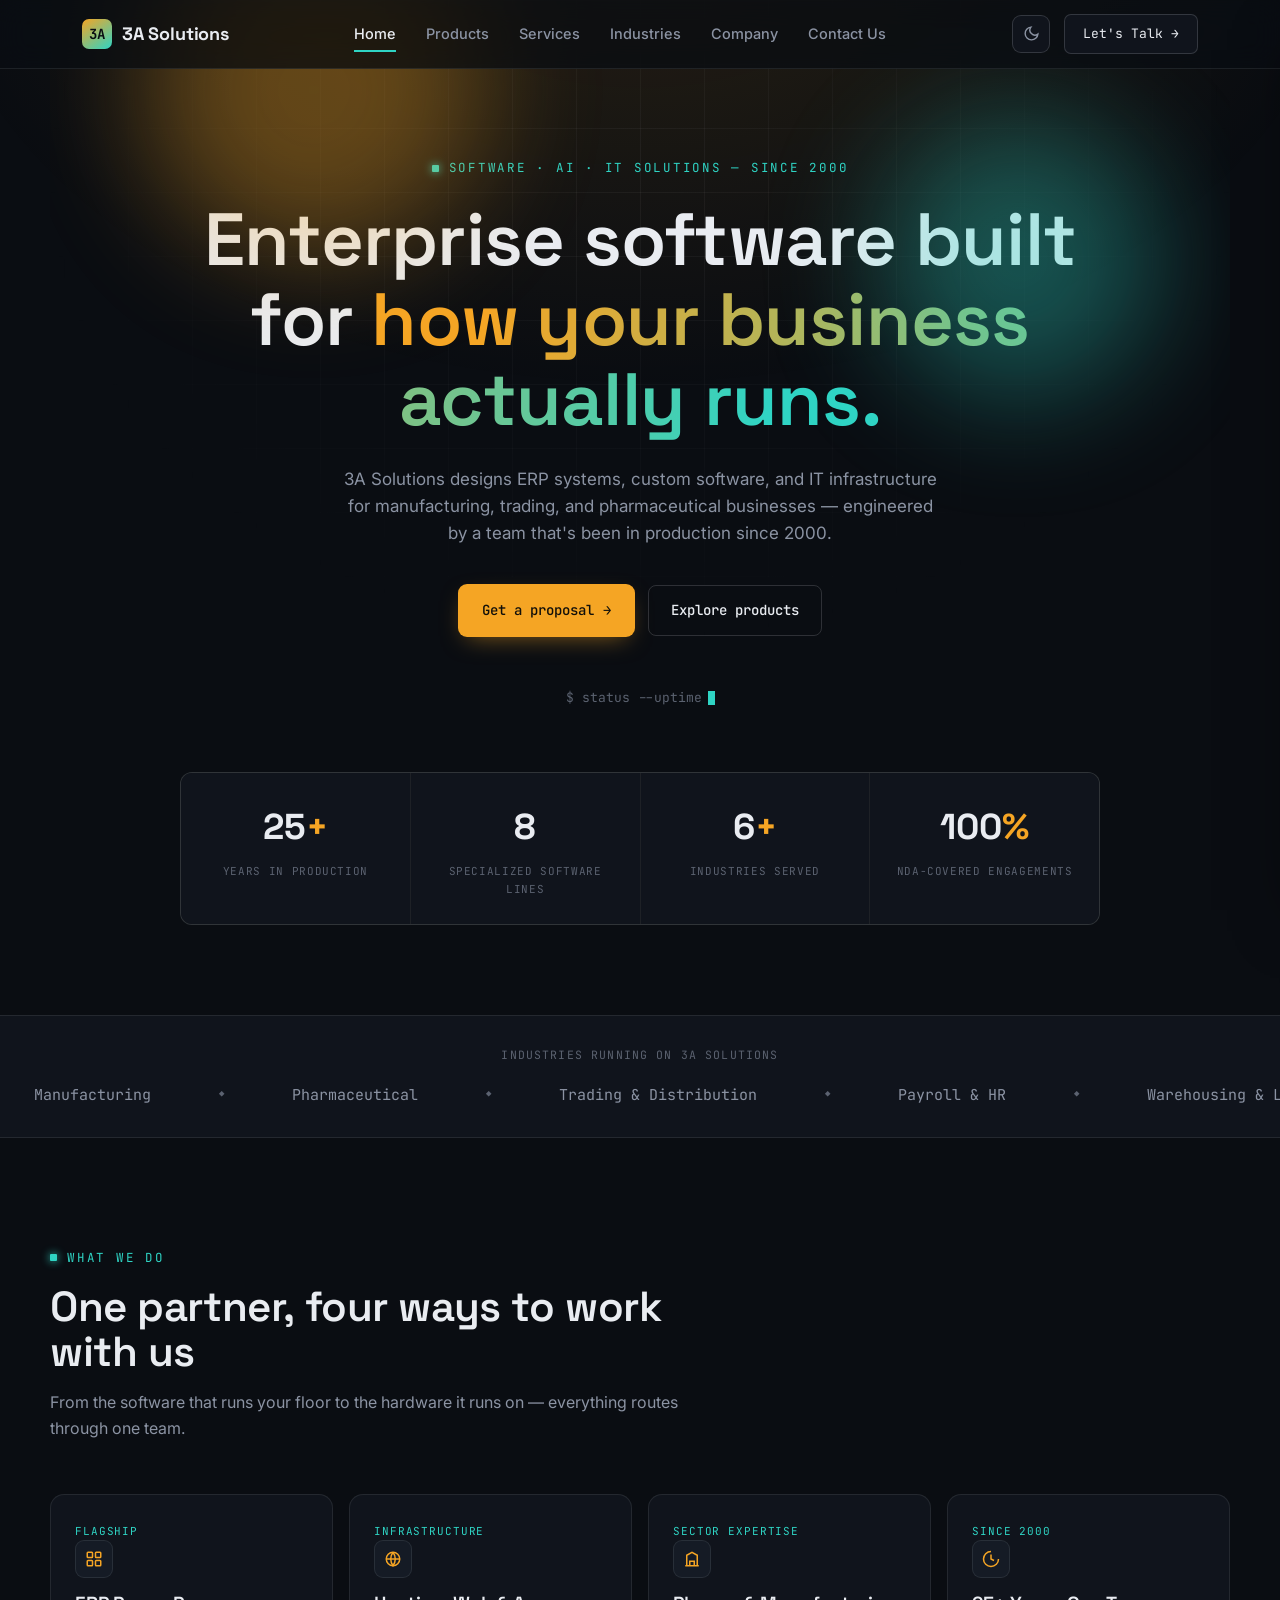
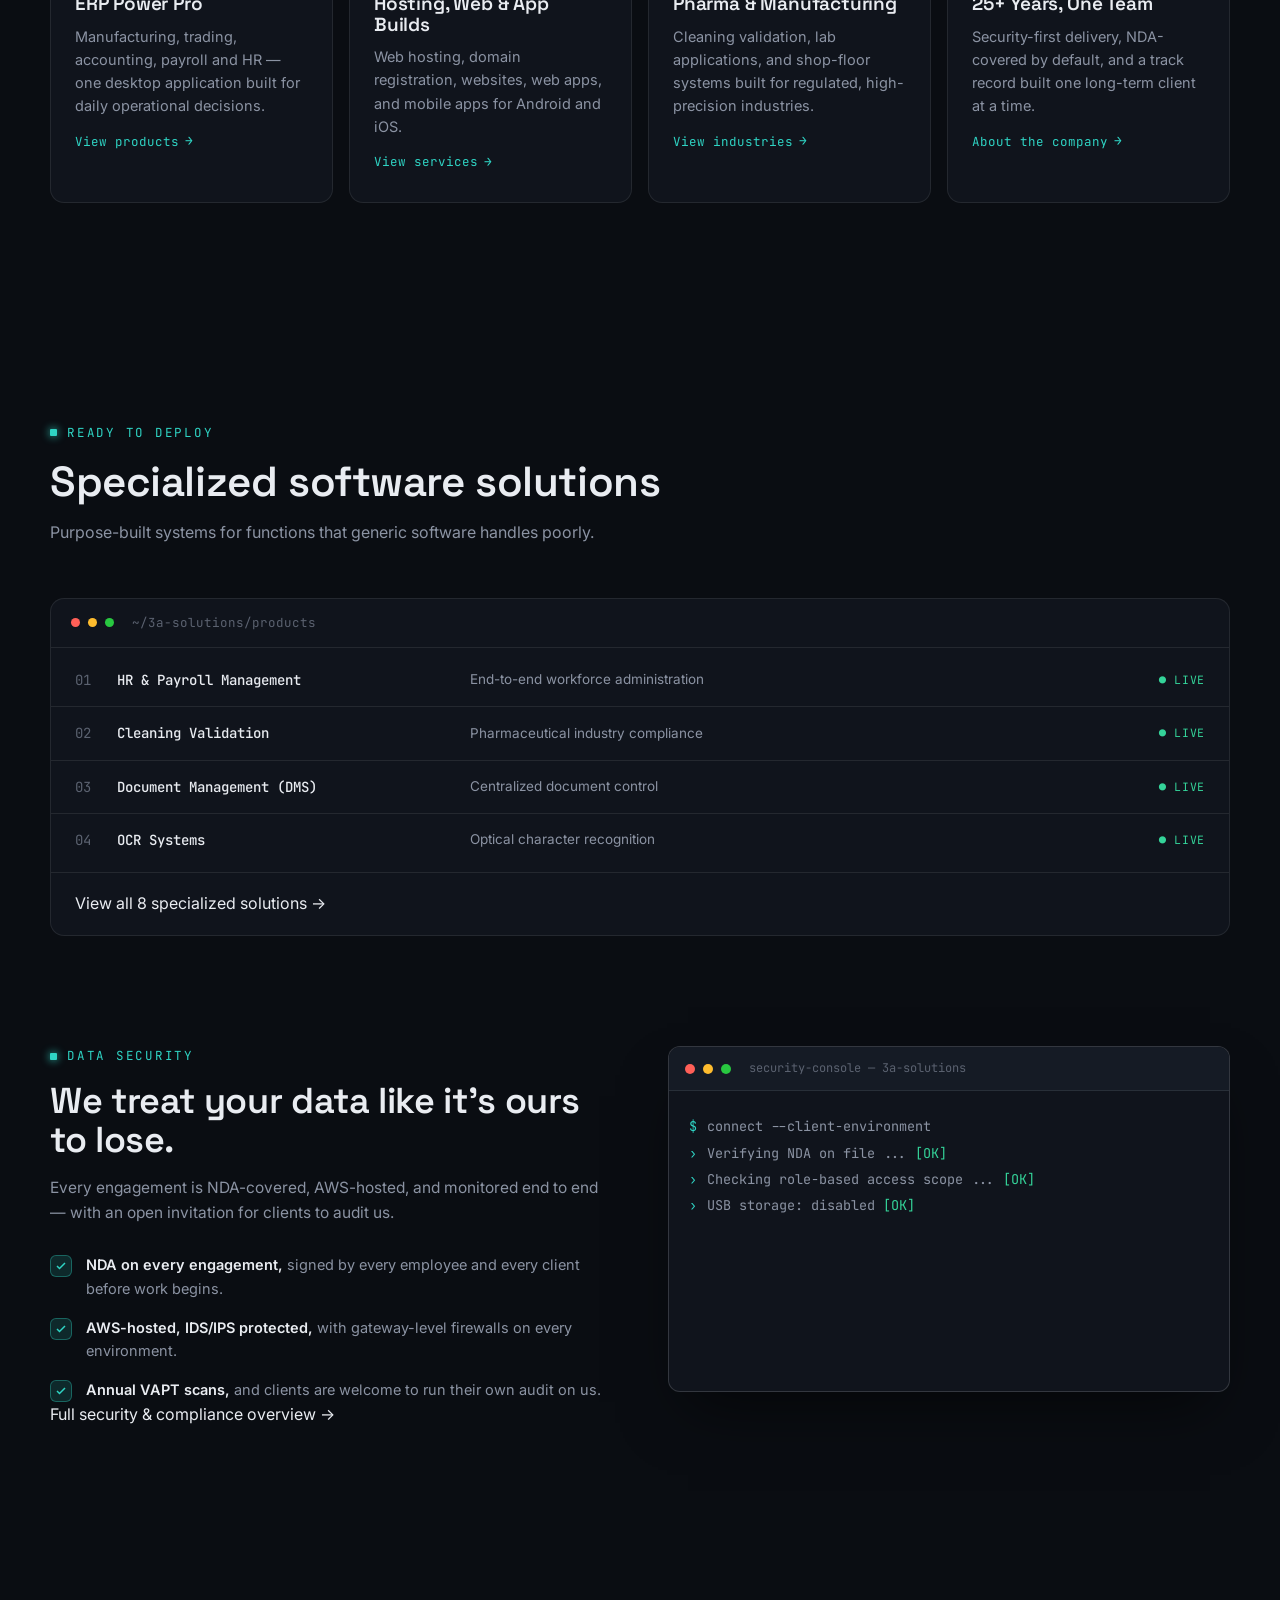
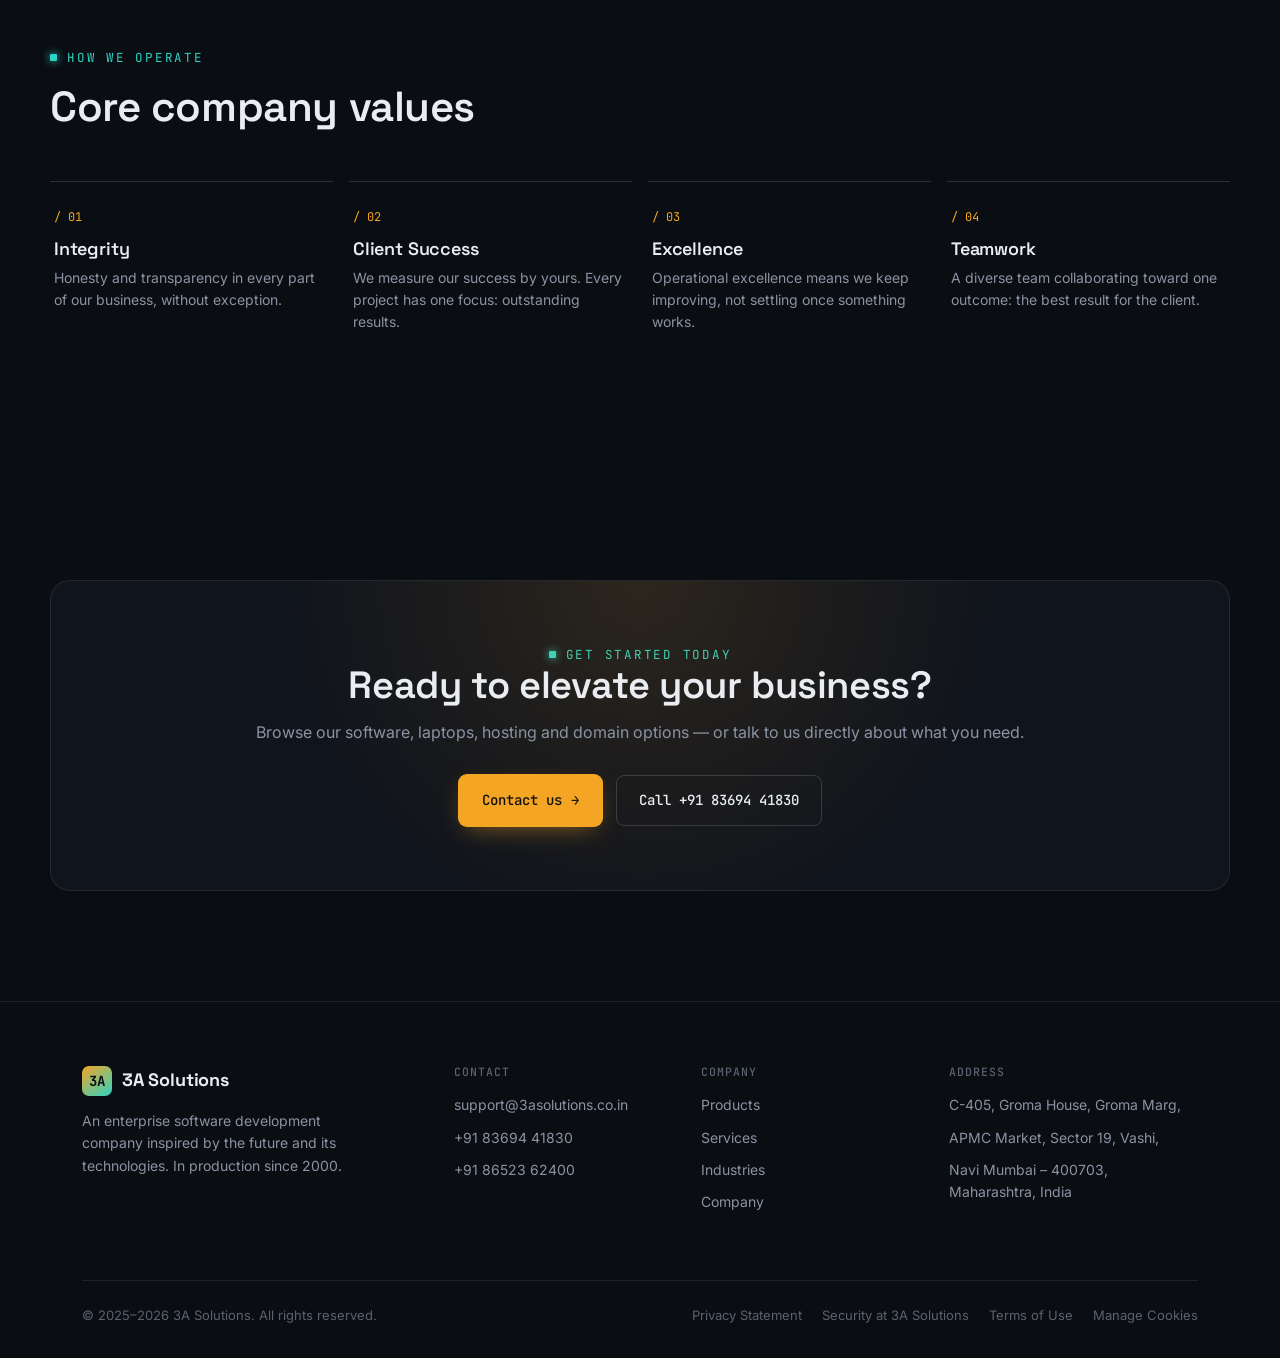
<file: index.html>
<!DOCTYPE html>
<html lang="en" data-theme="dark">
<head>
<meta charset="UTF-8">
<meta name="viewport" content="width=device-width, initial-scale=1.0">
<title>3A Solutions — Software, AI &amp; IT Solutions Since 2000</title>
<meta name="description" content="3A Solutions builds ERP, custom software, and IT infrastructure for manufacturing, pharma, and trading businesses. In production since 2000.">
<link rel="stylesheet" href="style.css">
</head>
<body>

<div class="grid-field" id="gridField"></div>
<div class="noise-vignette"></div>

<header>
  <nav class="wrap">
    <a href="index.html" class="logo"><span class="mark">3A</span>3A Solutions</a>
    <div class="nav-links">
      <a href="index.html" class="active">Home</a>
      <a href="products.html">Products</a>
      <a href="services.html">Services</a>
      <a href="industries.html">Industries</a>
      <a href="company.html">Company</a>
      <a href="contact.html">Contact Us</a>
    </div>
    <div class="nav-right">
      <button class="theme-toggle" id="themeToggle" aria-label="Toggle dark / light mode">
        <svg class="sun" viewBox="0 0 24 24" fill="none" stroke="currentColor" stroke-width="2"><circle cx="12" cy="12" r="4"/><path d="M12 2v2M12 20v2M4.9 4.9l1.4 1.4M17.7 17.7l1.4 1.4M2 12h2M20 12h2M4.9 19.1l1.4-1.4M17.7 6.3l1.4-1.4"/></svg>
        <svg class="moon" viewBox="0 0 24 24" fill="none" stroke="currentColor" stroke-width="2"><path d="M21 12.8A9 9 0 1 1 11.2 3 7 7 0 0 0 21 12.8Z"/></svg>
      </button>
      <a href="contact.html" class="nav-cta">Let's Talk →</a>
      <button class="nav-toggle" id="navToggle" aria-label="Open menu"><span></span></button>
    </div>
  </nav>
</header>

<div class="scrim" id="scrim"></div>
<div class="mobile-panel" id="mobilePanel">
  <a href="index.html">Home</a>
  <a href="products.html">Products</a>
  <a href="services.html">Services</a>
  <a href="industries.html">Industries</a>
  <a href="company.html">Company</a>
  <a href="contact.html">Contact Us</a>
  <a href="contact.html" class="btn btn-primary">Let's Talk →</a>
</div>

<main>

  <!-- HERO -->
  <section class="hero wrap" style="position:relative; z-index:1; padding:158px 0 90px; min-height:88vh; display:flex; flex-direction:column; justify-content:center;">
    <div class="floaters">
      <div class="floater" style="width:340px;height:340px; background:var(--accent); top:-80px; left:8%;"></div>
      <div class="floater" style="width:280px;height:280px; background:var(--accent-2); top:120px; right:6%; animation-delay:-6s;"></div>
    </div>
    <div style="display:flex; justify-content:center;">
      <span class="eyebrow">Software · AI · IT Solutions — since 2000</span>
    </div>
    <h1 style="font-size:clamp(38px, 6.4vw, 74px); text-align:center; max-width:920px; margin:22px auto 0;">
      Enterprise software built for <span style="background:linear-gradient(100deg, var(--accent) 10%, var(--accent-2) 90%); -webkit-background-clip:text; background-clip:text; color:transparent;">how your business actually runs.</span>
    </h1>
    <p style="max-width:600px; margin:26px auto 0; text-align:center; color:var(--text-dim); font-size:17px;">
      3A Solutions designs ERP systems, custom software, and IT infrastructure for manufacturing, trading, and pharmaceutical businesses — engineered by a team that's been in production since 2000.
    </p>
    <div style="display:flex; gap:14px; justify-content:center; margin-top:38px; flex-wrap:wrap;">
      <a href="contact.html" class="btn btn-primary">Get a proposal <span class="arrow">→</span></a>
      <a href="products.html" class="btn btn-ghost">Explore products</a>
    </div>
    <div style="font-family:var(--font-mono); font-size:13px; color:var(--text-dimmer); text-align:center; margin-top:52px; display:flex; justify-content:center; gap:2px; align-items:center;">
      <span>$ status --uptime</span><span class="term-cursor" style="margin-left:4px;"></span>
    </div>

    <div class="stats">
      <div class="stat">
        <div class="num" data-count="25"><span>0</span><span class="suffix">+</span></div>
        <div class="label">Years in production</div>
      </div>
      <div class="stat">
        <div class="num" data-count="8"><span>0</span></div>
        <div class="label">Specialized software lines</div>
      </div>
      <div class="stat">
        <div class="num" data-count="6"><span>0</span><span class="suffix">+</span></div>
        <div class="label">Industries served</div>
      </div>
      <div class="stat">
        <div class="num" data-count="100"><span>0</span><span class="suffix">%</span></div>
        <div class="label">NDA-covered engagements</div>
      </div>
    </div>
  </section>

  <!-- MARQUEE -->
  <div class="marquee-section">
    <div class="marquee-label">Industries running on 3A Solutions</div>
    <div class="marquee-track">
      <div class="marquee-item">Manufacturing</div>
      <div class="marquee-item">Pharmaceutical</div>
      <div class="marquee-item">Trading &amp; Distribution</div>
      <div class="marquee-item">Payroll &amp; HR</div>
      <div class="marquee-item">Warehousing &amp; Logistics</div>
      <div class="marquee-item">Document-Heavy Enterprises</div>
      <div class="marquee-item">Manufacturing</div>
      <div class="marquee-item">Pharmaceutical</div>
      <div class="marquee-item">Trading &amp; Distribution</div>
      <div class="marquee-item">Payroll &amp; HR</div>
      <div class="marquee-item">Warehousing &amp; Logistics</div>
      <div class="marquee-item">Document-Heavy Enterprises</div>
    </div>
  </div>

  <!-- WHAT WE DO -->
  <section class="section wrap">
    <div class="section-head reveal">
      <span class="eyebrow">What we do</span>
      <h2>One partner, four ways to work with us</h2>
      <p>From the software that runs your floor to the hardware it runs on — everything routes through one team.</p>
    </div>
    <div class="services-grid">
      <div class="card reveal">
        <div class="tag">Flagship</div>
        <div class="icon"><svg width="18" height="18" viewBox="0 0 24 24" fill="none" stroke="currentColor" stroke-width="2"><rect x="3" y="3" width="7" height="7" rx="1"/><rect x="14" y="3" width="7" height="7" rx="1"/><rect x="3" y="14" width="7" height="7" rx="1"/><rect x="14" y="14" width="7" height="7" rx="1"/></svg></div>
        <h3>ERP Power Pro</h3>
        <p>Manufacturing, trading, accounting, payroll and HR — one desktop application built for daily operational decisions.</p>
        <a href="products.html" class="card-link">View products <span class="arrow">→</span></a>
      </div>
      <div class="card reveal">
        <div class="tag">Infrastructure</div>
        <div class="icon"><svg width="18" height="18" viewBox="0 0 24 24" fill="none" stroke="currentColor" stroke-width="2"><circle cx="12" cy="12" r="9"/><line x1="3" y1="12" x2="21" y2="12"/><path d="M12 3a15 15 0 0 1 0 18a15 15 0 0 1 0-18"/></svg></div>
        <h3>Hosting, Web &amp; App Builds</h3>
        <p>Web hosting, domain registration, websites, web apps, and mobile apps for Android and iOS.</p>
        <a href="services.html" class="card-link">View services <span class="arrow">→</span></a>
      </div>
      <div class="card reveal">
        <div class="tag">Sector expertise</div>
        <div class="icon"><svg width="18" height="18" viewBox="0 0 24 24" fill="none" stroke="currentColor" stroke-width="2"><path d="M3 21h18"/><path d="M5 21V7l7-4 7 4v14"/><path d="M9 21v-6h6v6"/></svg></div>
        <h3>Pharma &amp; Manufacturing</h3>
        <p>Cleaning validation, lab applications, and shop-floor systems built for regulated, high-precision industries.</p>
        <a href="industries.html" class="card-link">View industries <span class="arrow">→</span></a>
      </div>
      <div class="card reveal">
        <div class="tag">Since 2000</div>
        <div class="icon"><svg width="18" height="18" viewBox="0 0 24 24" fill="none" stroke="currentColor" stroke-width="2"><path d="M12 2a10 10 0 1 0 10 10"/><path d="M12 6v6l4 2"/></svg></div>
        <h3>25+ Years, One Team</h3>
        <p>Security-first delivery, NDA-covered by default, and a track record built one long-term client at a time.</p>
        <a href="company.html" class="card-link">About the company <span class="arrow">→</span></a>
      </div>
    </div>
  </section>

  <!-- SPECIALIZED SOFTWARE TEASER -->
  <section class="section wrap">
    <div class="section-head reveal">
      <span class="eyebrow">Ready to deploy</span>
      <h2>Specialized software solutions</h2>
      <p>Purpose-built systems for functions that generic software handles poorly.</p>
    </div>
    <div class="dir-panel reveal">
      <div class="dir-header">
        <span class="dot"></span><span class="dot"></span><span class="dot"></span>
        <span class="path">~/3a-solutions/products</span>
      </div>
      <div class="dir-list">
        <div class="dir-row"><span class="idx">01</span><span class="name">HR &amp; Payroll Management</span><span class="desc">End-to-end workforce administration</span><span class="status">● live</span></div>
        <div class="dir-row"><span class="idx">02</span><span class="name">Cleaning Validation</span><span class="desc">Pharmaceutical industry compliance</span><span class="status">● live</span></div>
        <div class="dir-row"><span class="idx">03</span><span class="name">Document Management (DMS)</span><span class="desc">Centralized document control</span><span class="status">● live</span></div>
        <div class="dir-row"><span class="idx">04</span><span class="name">OCR Systems</span><span class="desc">Optical character recognition</span><span class="status">● live</span></div>
      </div>
      <div style="padding:18px 24px; border-top:1px solid var(--line);">
        <a href="products.html" class="card-link">View all 8 specialized solutions <span class="arrow">→</span></a>
      </div>
    </div>
  </section>

  <!-- SECURITY HIGHLIGHT -->
  <section class="section wrap" style="padding-top:0;">
    <div class="two-col" id="securityGrid">
      <div class="reveal-left">
        <span class="eyebrow">Data security</span>
        <h2 style="margin-top:16px; font-size:clamp(26px,3.6vw,36px);">We treat your data like it's ours to lose.</h2>
        <p style="color:var(--text-dim); margin-top:16px; font-size:15.5px;">Every engagement is NDA-covered, AWS-hosted, and monitored end to end — with an open invitation for clients to audit us.</p>
        <div class="checklist">
          <div class="check-item">
            <span class="ico"><svg viewBox="0 0 24 24" fill="none" stroke="var(--accent-2)" stroke-width="3"><polyline points="20 6 9 17 4 12"/></svg></span>
            <p><strong>NDA on every engagement,</strong> signed by every employee and every client before work begins.</p>
          </div>
          <div class="check-item">
            <span class="ico"><svg viewBox="0 0 24 24" fill="none" stroke="var(--accent-2)" stroke-width="3"><polyline points="20 6 9 17 4 12"/></svg></span>
            <p><strong>AWS-hosted, IDS/IPS protected,</strong> with gateway-level firewalls on every environment.</p>
          </div>
          <div class="check-item">
            <span class="ico"><svg viewBox="0 0 24 24" fill="none" stroke="var(--accent-2)" stroke-width="3"><polyline points="20 6 9 17 4 12"/></svg></span>
            <p><strong>Annual VAPT scans,</strong> and clients are welcome to run their own audit on us.</p>
          </div>
        </div>
        <a href="company.html" class="card-link" style="margin-top:22px;">Full security &amp; compliance overview <span class="arrow">→</span></a>
      </div>
      <div class="terminal reveal-right" id="terminalPanel">
        <div class="terminal-bar">
          <span class="dot"></span><span class="dot"></span><span class="dot"></span>
          <span class="title">security-console — 3a-solutions</span>
        </div>
        <div class="terminal-body" id="termBody"></div>
      </div>
    </div>
  </section>

  <!-- VALUES -->
  <section class="section wrap">
    <div class="section-head reveal">
      <span class="eyebrow">How we operate</span>
      <h2>Core company values</h2>
    </div>
    <div class="values-grid">
      <div class="value-card reveal">
        <div class="n">/ 01</div>
        <h3>Integrity</h3>
        <p>Honesty and transparency in every part of our business, without exception.</p>
      </div>
      <div class="value-card reveal">
        <div class="n">/ 02</div>
        <h3>Client Success</h3>
        <p>We measure our success by yours. Every project has one focus: outstanding results.</p>
      </div>
      <div class="value-card reveal">
        <div class="n">/ 03</div>
        <h3>Excellence</h3>
        <p>Operational excellence means we keep improving, not settling once something works.</p>
      </div>
      <div class="value-card reveal">
        <div class="n">/ 04</div>
        <h3>Teamwork</h3>
        <p>A diverse team collaborating toward one outcome: the best result for the client.</p>
      </div>
    </div>
  </section>

  <!-- CTA -->
  <section class="section wrap">
    <div class="cta-band reveal">
      <span class="eyebrow" style="justify-content:center;">Get started today</span>
      <h2>Ready to elevate your business?</h2>
      <p>Browse our software, laptops, hosting and domain options — or talk to us directly about what you need.</p>
      <div class="btn-row">
        <a href="contact.html" class="btn btn-primary">Contact us <span class="arrow">→</span></a>
        <a href="tel:+918369441830" class="btn btn-ghost">Call +91 83694 41830</a>
      </div>
    </div>
  </section>

</main>

<footer>
  <div class="wrap">
    <div class="footer-grid">
      <div class="footer-brand">
        <a href="index.html" class="logo"><span class="mark">3A</span>3A Solutions</a>
        <p>An enterprise software development company inspired by the future and its technologies. In production since 2000.</p>
      </div>
      <div class="footer-col">
        <h4>Contact</h4>
        <a href="mailto:support@3asolutions.co.in">support@3asolutions.co.in</a>
        <a href="tel:+918369441830">+91 83694 41830</a>
        <a href="tel:+918652362400">+91 86523 62400</a>
      </div>
      <div class="footer-col">
        <h4>Company</h4>
        <a href="products.html">Products</a>
        <a href="services.html">Services</a>
        <a href="industries.html">Industries</a>
        <a href="company.html">Company</a>
      </div>
      <div class="footer-col">
        <h4>Address</h4>
        <span class="line">C-405, Groma House, Groma Marg,</span>
        <span class="line">APMC Market, Sector 19, Vashi,</span>
        <span class="line">Navi Mumbai – 400703, Maharashtra, India</span>
      </div>
    </div>
    <div class="footer-bottom">
      <span>© 2025–2026 3A Solutions. All rights reserved.</span>
      <div class="links">
        <a href="#">Privacy Statement</a>
        <a href="#">Security at 3A Solutions</a>
        <a href="#">Terms of Use</a>
        <a href="#">Manage Cookies</a>
      </div>
    </div>
  </div>
</footer>

<script src="main.js"></script>
</body>
</html>
</file>
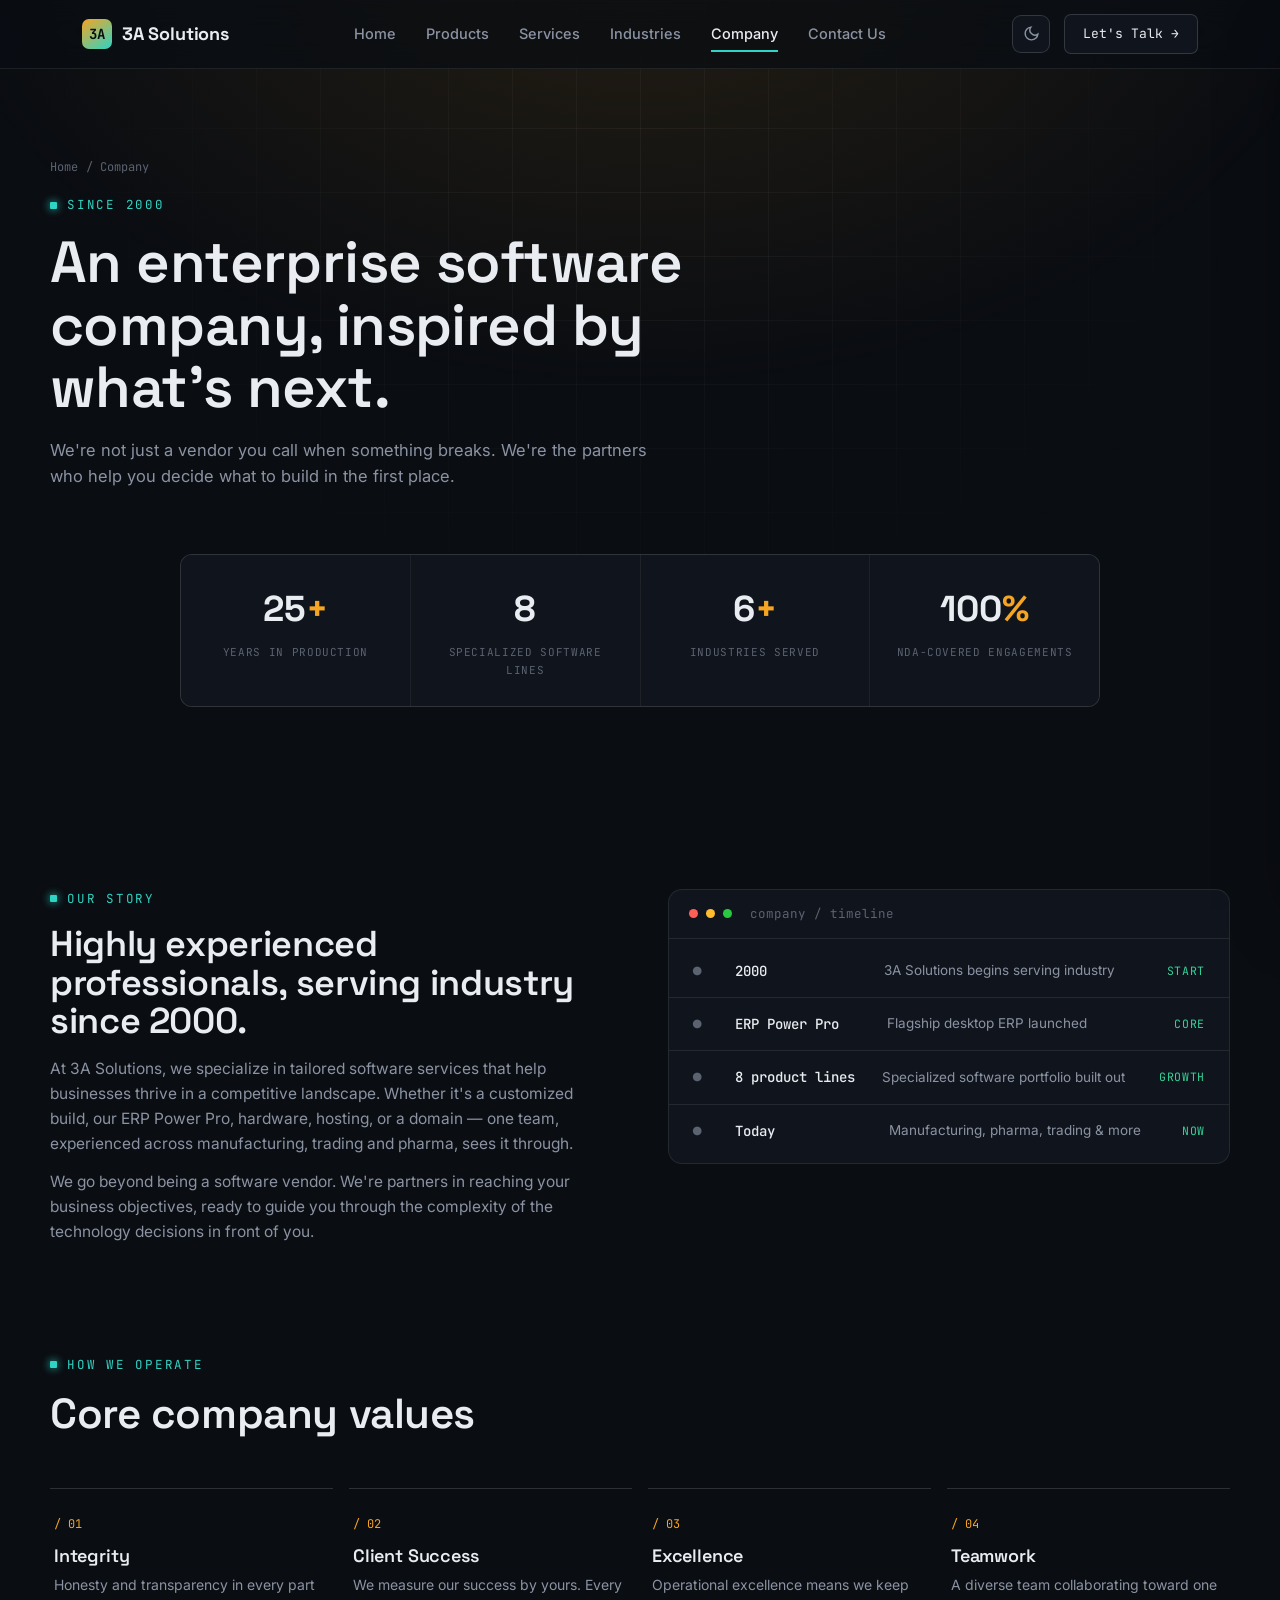
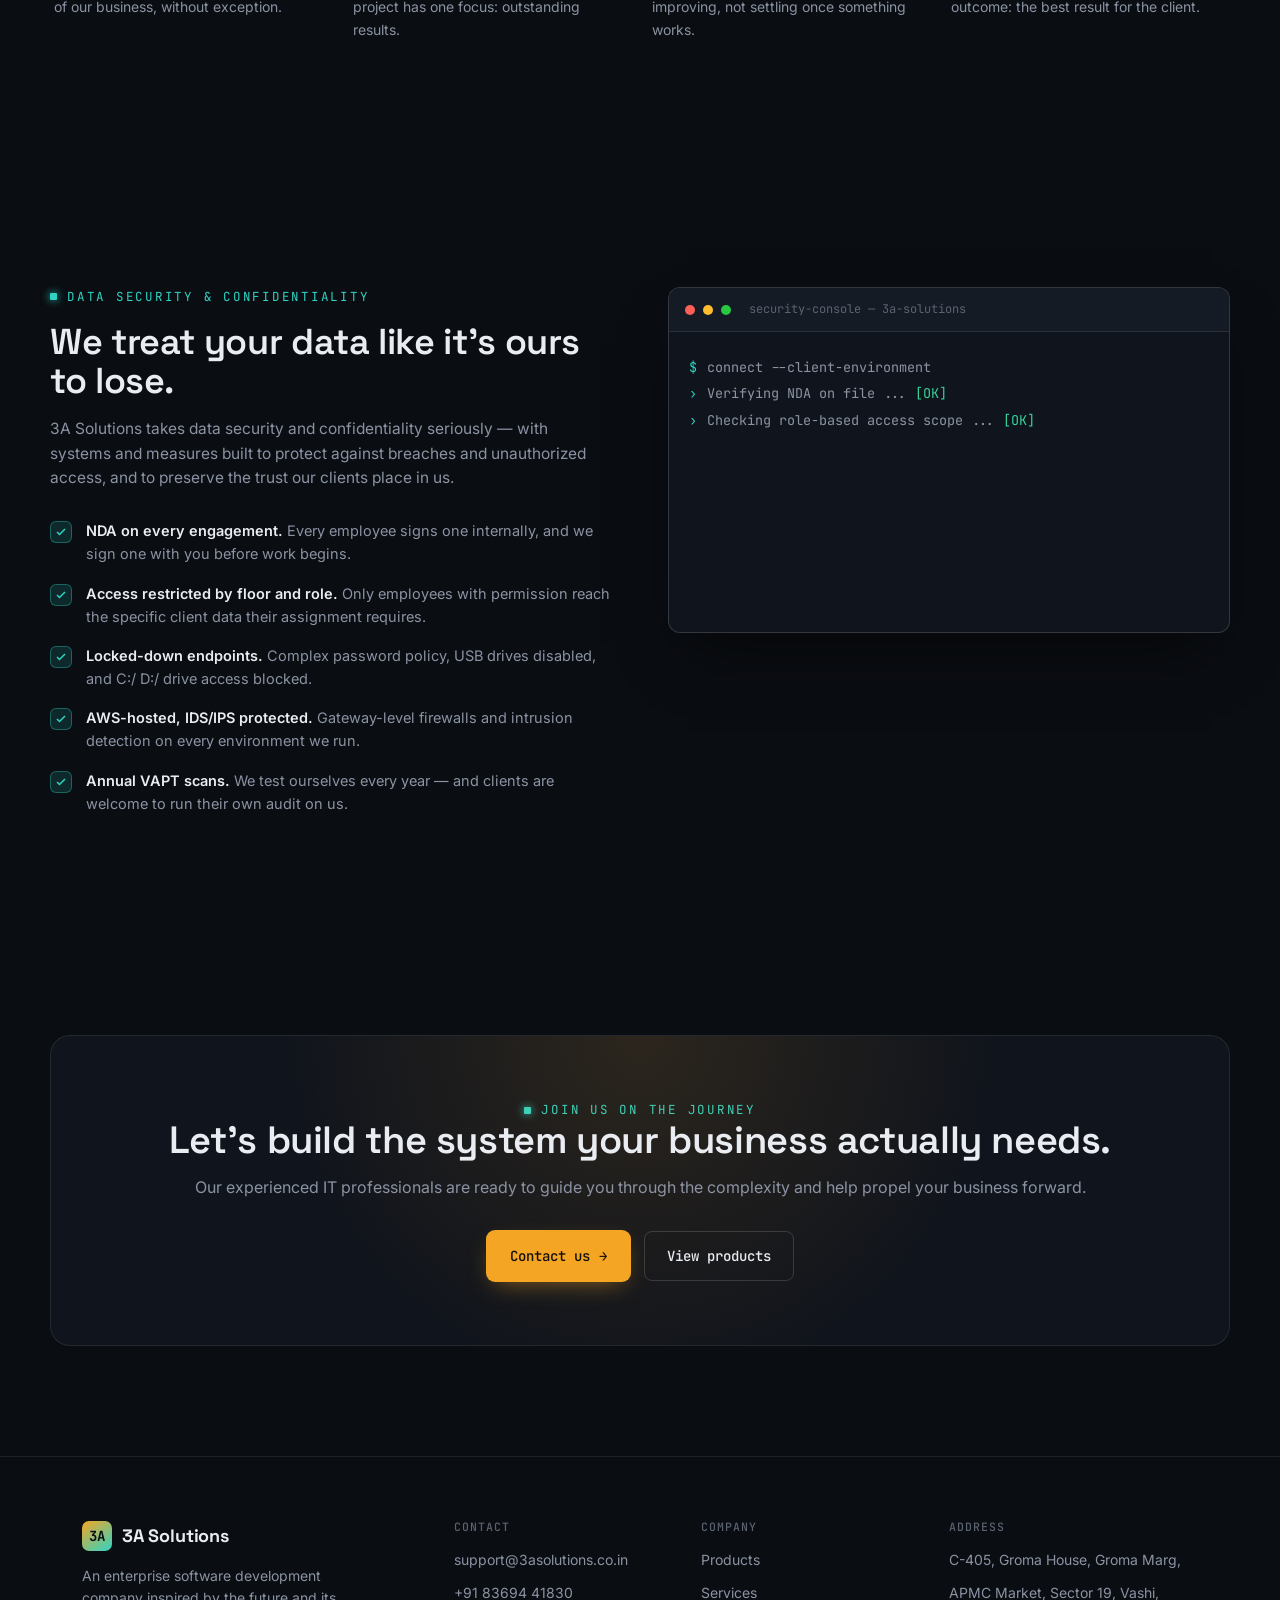
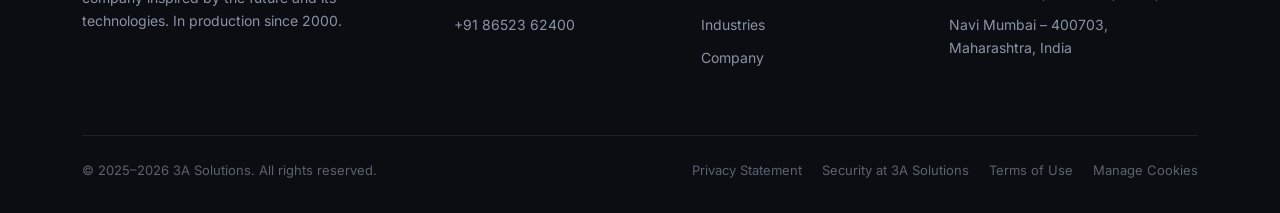
<file: company.html>
<!DOCTYPE html>
<html lang="en" data-theme="dark">
<head>
<meta charset="UTF-8">
<meta name="viewport" content="width=device-width, initial-scale=1.0">
<title>Company — 3A Solutions</title>
<meta name="description" content="3A Solutions has been an enterprise software development company since 2000, built on integrity, client success, excellence and teamwork.">
<link rel="stylesheet" href="style.css">
</head>
<body>

<div class="grid-field" id="gridField"></div>
<div class="noise-vignette"></div>

<header>
  <nav class="wrap">
    <a href="index.html" class="logo"><span class="mark">3A</span>3A Solutions</a>
    <div class="nav-links">
      <a href="index.html">Home</a>
      <a href="products.html">Products</a>
      <a href="services.html">Services</a>
      <a href="industries.html">Industries</a>
      <a href="company.html" class="active">Company</a>
      <a href="contact.html">Contact Us</a>
    </div>
    <div class="nav-right">
      <button class="theme-toggle" id="themeToggle" aria-label="Toggle dark / light mode">
        <svg class="sun" viewBox="0 0 24 24" fill="none" stroke="currentColor" stroke-width="2"><circle cx="12" cy="12" r="4"/><path d="M12 2v2M12 20v2M4.9 4.9l1.4 1.4M17.7 17.7l1.4 1.4M2 12h2M20 12h2M4.9 19.1l1.4-1.4M17.7 6.3l1.4-1.4"/></svg>
        <svg class="moon" viewBox="0 0 24 24" fill="none" stroke="currentColor" stroke-width="2"><path d="M21 12.8A9 9 0 1 1 11.2 3 7 7 0 0 0 21 12.8Z"/></svg>
      </button>
      <a href="contact.html" class="nav-cta">Let's Talk →</a>
      <button class="nav-toggle" id="navToggle" aria-label="Open menu"><span></span></button>
    </div>
  </nav>
</header>

<div class="scrim" id="scrim"></div>
<div class="mobile-panel" id="mobilePanel">
  <a href="index.html">Home</a>
  <a href="products.html">Products</a>
  <a href="services.html">Services</a>
  <a href="industries.html">Industries</a>
  <a href="company.html">Company</a>
  <a href="contact.html">Contact Us</a>
  <a href="contact.html" class="btn btn-primary">Let's Talk →</a>
</div>

<main>

  <section class="page-hero wrap">
    <div class="breadcrumb"><a href="index.html">Home</a> / Company</div>
    <span class="eyebrow">Since 2000</span>
    <h1>An enterprise software company, inspired by what's next.</h1>
    <p>We're not just a vendor you call when something breaks. We're the partners who help you decide what to build in the first place.</p>
    <div class="stats">
      <div class="stat"><div class="num" data-count="25"><span>0</span><span class="suffix">+</span></div><div class="label">Years in production</div></div>
      <div class="stat"><div class="num" data-count="8"><span>0</span></div><div class="label">Specialized software lines</div></div>
      <div class="stat"><div class="num" data-count="6"><span>0</span><span class="suffix">+</span></div><div class="label">Industries served</div></div>
      <div class="stat"><div class="num" data-count="100"><span>0</span><span class="suffix">%</span></div><div class="label">NDA-covered engagements</div></div>
    </div>
  </section>

  <!-- STORY -->
  <section class="section wrap">
    <div class="two-col">
      <div class="reveal-left">
        <span class="eyebrow">Our story</span>
        <h2 style="margin-top:16px; font-size:clamp(26px,3.6vw,36px);">Highly experienced professionals, serving industry since 2000.</h2>
        <p style="color:var(--text-dim); margin-top:16px; font-size:15.5px;">At 3A Solutions, we specialize in tailored software services that help businesses thrive in a competitive landscape. Whether it's a customized build, our ERP Power Pro, hardware, hosting, or a domain — one team, experienced across manufacturing, trading and pharma, sees it through.</p>
        <p style="color:var(--text-dim); margin-top:14px; font-size:15.5px;">We go beyond being a software vendor. We're partners in reaching your business objectives, ready to guide you through the complexity of the technology decisions in front of you.</p>
      </div>
      <div class="reveal-right dir-panel">
        <div class="dir-header"><span class="dot"></span><span class="dot"></span><span class="dot"></span><span class="path">company / timeline</span></div>
        <div class="dir-list">
          <div class="dir-row"><span class="idx">●</span><span class="name">2000</span><span class="desc">3A Solutions begins serving industry</span><span class="status">start</span></div>
          <div class="dir-row"><span class="idx">●</span><span class="name">ERP Power Pro</span><span class="desc">Flagship desktop ERP launched</span><span class="status">core</span></div>
          <div class="dir-row"><span class="idx">●</span><span class="name">8 product lines</span><span class="desc">Specialized software portfolio built out</span><span class="status">growth</span></div>
          <div class="dir-row"><span class="idx">●</span><span class="name">Today</span><span class="desc">Manufacturing, pharma, trading &amp; more</span><span class="status">now</span></div>
        </div>
      </div>
    </div>
  </section>

  <!-- VALUES -->
  <section class="section wrap" style="padding-top:0;">
    <div class="section-head reveal">
      <span class="eyebrow">How we operate</span>
      <h2>Core company values</h2>
    </div>
    <div class="values-grid">
      <div class="value-card reveal"><div class="n">/ 01</div><h3>Integrity</h3><p>Honesty and transparency in every part of our business, without exception.</p></div>
      <div class="value-card reveal"><div class="n">/ 02</div><h3>Client Success</h3><p>We measure our success by yours. Every project has one focus: outstanding results.</p></div>
      <div class="value-card reveal"><div class="n">/ 03</div><h3>Excellence</h3><p>Operational excellence means we keep improving, not settling once something works.</p></div>
      <div class="value-card reveal"><div class="n">/ 04</div><h3>Teamwork</h3><p>A diverse team collaborating toward one outcome: the best result for the client.</p></div>
    </div>
  </section>

  <!-- FULL SECURITY -->
  <section class="section wrap">
    <div class="two-col">
      <div class="reveal-left">
        <span class="eyebrow">Data security &amp; confidentiality</span>
        <h2 style="margin-top:16px; font-size:clamp(26px,3.6vw,36px);">We treat your data like it's ours to lose.</h2>
        <p style="color:var(--text-dim); margin-top:16px; font-size:15.5px;">3A Solutions takes data security and confidentiality seriously — with systems and measures built to protect against breaches and unauthorized access, and to preserve the trust our clients place in us.</p>
        <div class="checklist">
          <div class="check-item"><span class="ico"><svg viewBox="0 0 24 24" fill="none" stroke="var(--accent-2)" stroke-width="3"><polyline points="20 6 9 17 4 12"/></svg></span><p><strong>NDA on every engagement.</strong> Every employee signs one internally, and we sign one with you before work begins.</p></div>
          <div class="check-item"><span class="ico"><svg viewBox="0 0 24 24" fill="none" stroke="var(--accent-2)" stroke-width="3"><polyline points="20 6 9 17 4 12"/></svg></span><p><strong>Access restricted by floor and role.</strong> Only employees with permission reach the specific client data their assignment requires.</p></div>
          <div class="check-item"><span class="ico"><svg viewBox="0 0 24 24" fill="none" stroke="var(--accent-2)" stroke-width="3"><polyline points="20 6 9 17 4 12"/></svg></span><p><strong>Locked-down endpoints.</strong> Complex password policy, USB drives disabled, and C:/ D:/ drive access blocked.</p></div>
          <div class="check-item"><span class="ico"><svg viewBox="0 0 24 24" fill="none" stroke="var(--accent-2)" stroke-width="3"><polyline points="20 6 9 17 4 12"/></svg></span><p><strong>AWS-hosted, IDS/IPS protected.</strong> Gateway-level firewalls and intrusion detection on every environment we run.</p></div>
          <div class="check-item"><span class="ico"><svg viewBox="0 0 24 24" fill="none" stroke="var(--accent-2)" stroke-width="3"><polyline points="20 6 9 17 4 12"/></svg></span><p><strong>Annual VAPT scans.</strong> We test ourselves every year — and clients are welcome to run their own audit on us.</p></div>
        </div>
      </div>
      <div class="terminal reveal-right" id="terminalPanel">
        <div class="terminal-bar"><span class="dot"></span><span class="dot"></span><span class="dot"></span><span class="title">security-console — 3a-solutions</span></div>
        <div class="terminal-body" id="termBody"></div>
      </div>
    </div>
  </section>

  <section class="section wrap">
    <div class="cta-band reveal">
      <span class="eyebrow" style="justify-content:center;">Join us on the journey</span>
      <h2>Let's build the system your business actually needs.</h2>
      <p>Our experienced IT professionals are ready to guide you through the complexity and help propel your business forward.</p>
      <div class="btn-row">
        <a href="contact.html" class="btn btn-primary">Contact us <span class="arrow">→</span></a>
        <a href="products.html" class="btn btn-ghost">View products</a>
      </div>
    </div>
  </section>

</main>

<footer>
  <div class="wrap">
    <div class="footer-grid">
      <div class="footer-brand">
        <a href="index.html" class="logo"><span class="mark">3A</span>3A Solutions</a>
        <p>An enterprise software development company inspired by the future and its technologies. In production since 2000.</p>
      </div>
      <div class="footer-col">
        <h4>Contact</h4>
        <a href="mailto:support@3asolutions.co.in">support@3asolutions.co.in</a>
        <a href="tel:+918369441830">+91 83694 41830</a>
        <a href="tel:+918652362400">+91 86523 62400</a>
      </div>
      <div class="footer-col">
        <h4>Company</h4>
        <a href="products.html">Products</a>
        <a href="services.html">Services</a>
        <a href="industries.html">Industries</a>
        <a href="company.html">Company</a>
      </div>
      <div class="footer-col">
        <h4>Address</h4>
        <span class="line">C-405, Groma House, Groma Marg,</span>
        <span class="line">APMC Market, Sector 19, Vashi,</span>
        <span class="line">Navi Mumbai – 400703, Maharashtra, India</span>
      </div>
    </div>
    <div class="footer-bottom">
      <span>© 2025–2026 3A Solutions. All rights reserved.</span>
      <div class="links">
        <a href="#">Privacy Statement</a>
        <a href="#">Security at 3A Solutions</a>
        <a href="#">Terms of Use</a>
        <a href="#">Manage Cookies</a>
      </div>
    </div>
  </div>
</footer>

<script src="main.js"></script>
</body>
</html>
</file>
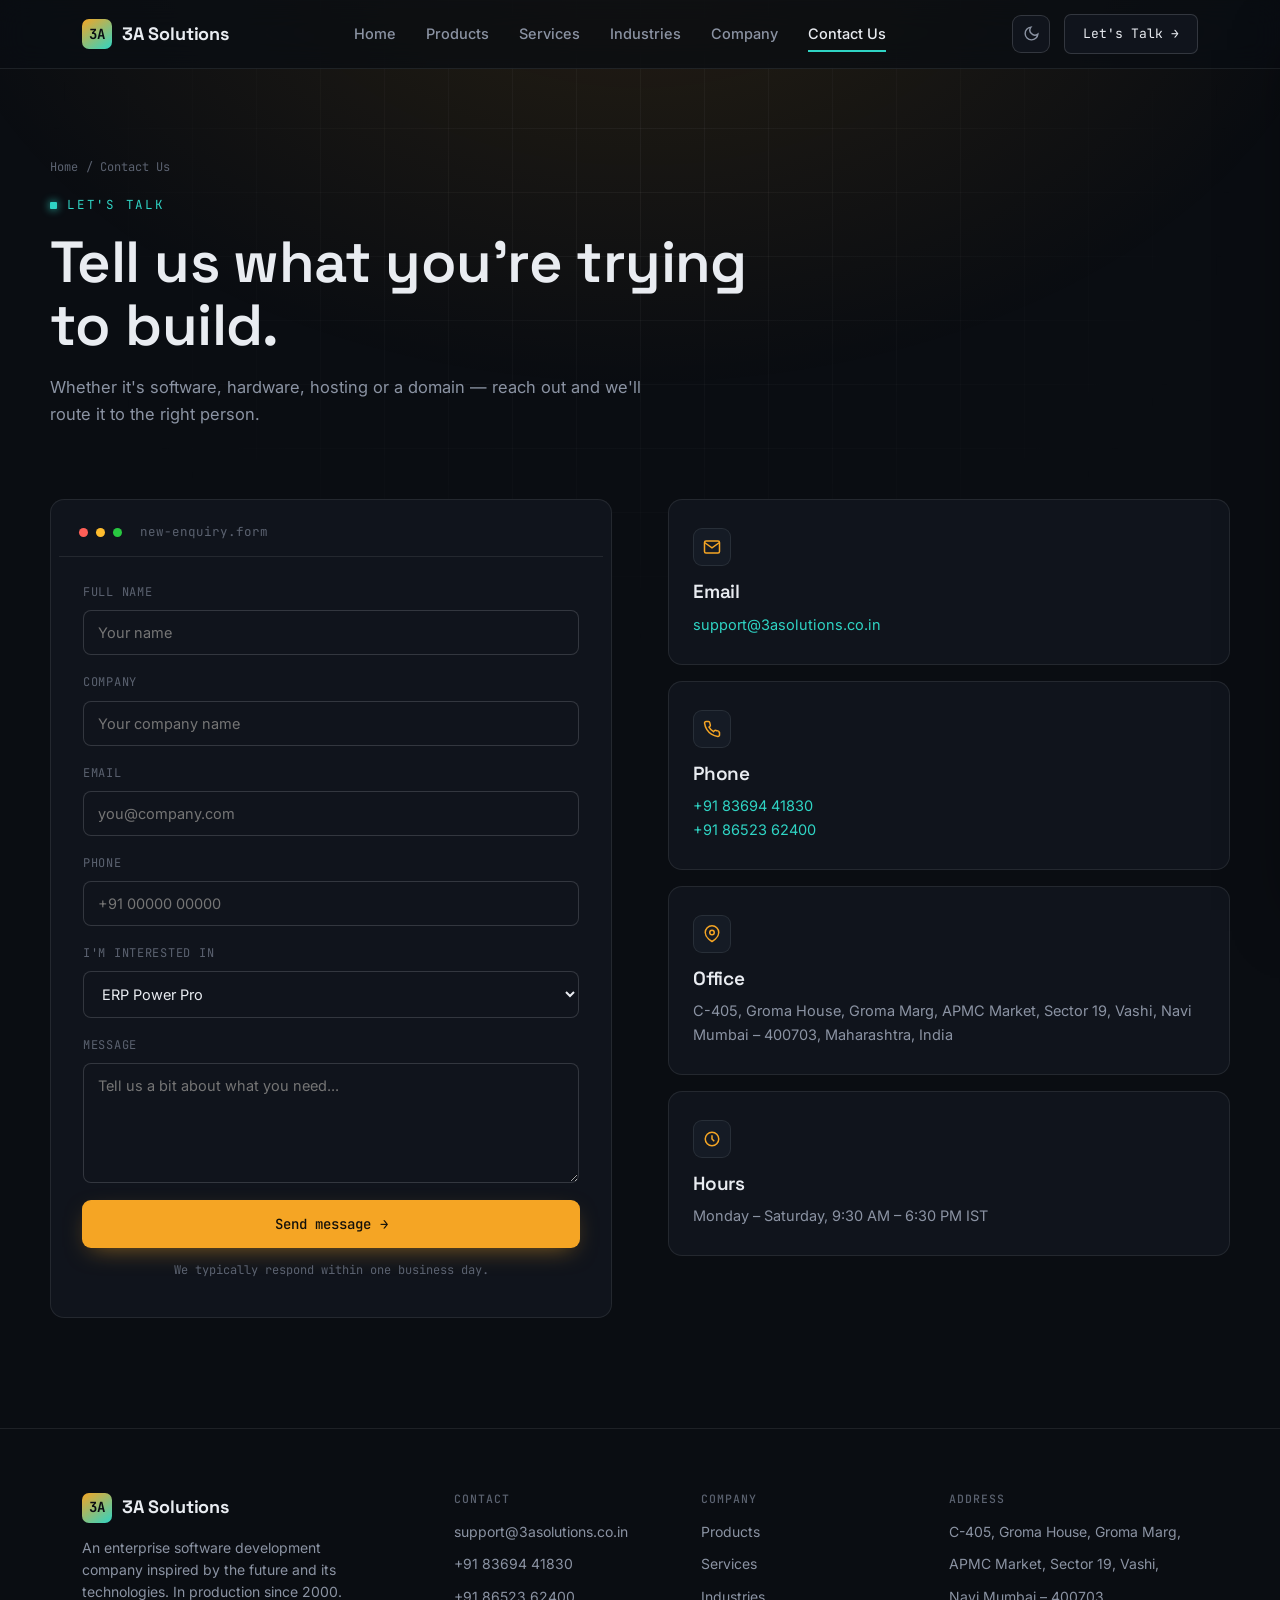
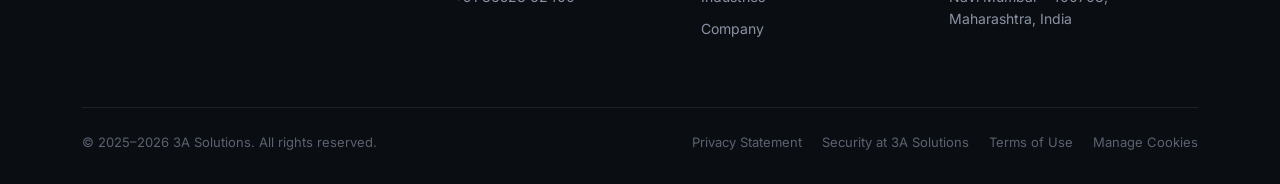
<file: contact.html>
<!DOCTYPE html>
<html lang="en" data-theme="dark">
<head>
<meta charset="UTF-8">
<meta name="viewport" content="width=device-width, initial-scale=1.0">
<title>Contact Us — 3A Solutions</title>
<meta name="description" content="Talk to 3A Solutions about ERP, custom software, laptops, hosting, or domain registration. Vashi, Navi Mumbai, Maharashtra, India.">
<link rel="stylesheet" href="style.css">
</head>
<body>

<div class="grid-field" id="gridField"></div>
<div class="noise-vignette"></div>

<header>
  <nav class="wrap">
    <a href="index.html" class="logo"><span class="mark">3A</span>3A Solutions</a>
    <div class="nav-links">
      <a href="index.html">Home</a>
      <a href="products.html">Products</a>
      <a href="services.html">Services</a>
      <a href="industries.html">Industries</a>
      <a href="company.html">Company</a>
      <a href="contact.html" class="active">Contact Us</a>
    </div>
    <div class="nav-right">
      <button class="theme-toggle" id="themeToggle" aria-label="Toggle dark / light mode">
        <svg class="sun" viewBox="0 0 24 24" fill="none" stroke="currentColor" stroke-width="2"><circle cx="12" cy="12" r="4"/><path d="M12 2v2M12 20v2M4.9 4.9l1.4 1.4M17.7 17.7l1.4 1.4M2 12h2M20 12h2M4.9 19.1l1.4-1.4M17.7 6.3l1.4-1.4"/></svg>
        <svg class="moon" viewBox="0 0 24 24" fill="none" stroke="currentColor" stroke-width="2"><path d="M21 12.8A9 9 0 1 1 11.2 3 7 7 0 0 0 21 12.8Z"/></svg>
      </button>
      <a href="contact.html" class="nav-cta">Let's Talk →</a>
      <button class="nav-toggle" id="navToggle" aria-label="Open menu"><span></span></button>
    </div>
  </nav>
</header>

<div class="scrim" id="scrim"></div>
<div class="mobile-panel" id="mobilePanel">
  <a href="index.html">Home</a>
  <a href="products.html">Products</a>
  <a href="services.html">Services</a>
  <a href="industries.html">Industries</a>
  <a href="company.html">Company</a>
  <a href="contact.html">Contact Us</a>
  <a href="contact.html" class="btn btn-primary">Let's Talk →</a>
</div>

<main>

  <section class="page-hero wrap">
    <div class="breadcrumb"><a href="index.html">Home</a> / Contact Us</div>
    <span class="eyebrow">Let's talk</span>
    <h1>Tell us what you're trying to build.</h1>
    <p>Whether it's software, hardware, hosting or a domain — reach out and we'll route it to the right person.</p>
  </section>

  <section class="section wrap" style="padding-top:0;">
    <div class="two-col">

      <form class="reveal-left dir-panel" style="padding:8px;" onsubmit="return handleSubmit(event)">
        <div class="dir-header"><span class="dot"></span><span class="dot"></span><span class="dot"></span><span class="path">new-enquiry.form</span></div>
        <div style="padding:26px 24px 28px;">
          <div class="field">
            <label for="name">Full name</label>
            <input id="name" name="name" type="text" placeholder="Your name" required>
          </div>
          <div class="field">
            <label for="company">Company</label>
            <input id="company" name="company" type="text" placeholder="Your company name">
          </div>
          <div class="field">
            <label for="email">Email</label>
            <input id="email" name="email" type="email" placeholder="you@company.com" required>
          </div>
          <div class="field">
            <label for="phone">Phone</label>
            <input id="phone" name="phone" type="tel" placeholder="+91 00000 00000">
          </div>
          <div class="field">
            <label for="interest">I'm interested in</label>
            <select id="interest" name="interest">
              <option>ERP Power Pro</option>
              <option>Customized software</option>
              <option>Laptops / Desktops</option>
              <option>Web hosting &amp; domain</option>
              <option>Specialized software solution</option>
              <option>Something else</option>
            </select>
          </div>
          <div class="field">
            <label for="message">Message</label>
            <textarea id="message" name="message" placeholder="Tell us a bit about what you need..." required></textarea>
          </div>
          <button type="submit" class="btn btn-primary" style="width:100%; justify-content:center;">Send message <span class="arrow">→</span></button>
          <p id="formNote" style="font-family:var(--font-mono); font-size:12px; color:var(--text-dimmer); margin-top:14px; text-align:center;">We typically respond within one business day.</p>
        </div>
      </form>

      <div class="reveal-right" style="display:flex; flex-direction:column; gap:16px;">
        <div class="card">
          <div class="icon"><svg width="18" height="18" viewBox="0 0 24 24" fill="none" stroke="currentColor" stroke-width="2"><path d="M4 4h16v16H4z" opacity="0"/><path d="M22 6 12 13 2 6"/><rect x="2" y="4" width="20" height="16" rx="2"/></svg></div>
          <h3>Email</h3>
          <p><a href="mailto:support@3asolutions.co.in" style="color:var(--accent-2);">support@3asolutions.co.in</a></p>
        </div>
        <div class="card">
          <div class="icon"><svg width="18" height="18" viewBox="0 0 24 24" fill="none" stroke="currentColor" stroke-width="2"><path d="M22 16.9v3a2 2 0 0 1-2.2 2 19.8 19.8 0 0 1-8.6-3.1 19.5 19.5 0 0 1-6-6 19.8 19.8 0 0 1-3.1-8.6A2 2 0 0 1 4.1 2h3a2 2 0 0 1 2 1.7c.1.9.3 1.8.6 2.7a2 2 0 0 1-.5 2.1L8 9.6a16 16 0 0 0 6 6l1.1-1.2a2 2 0 0 1 2.1-.5c.9.3 1.8.5 2.7.6a2 2 0 0 1 1.7 2Z"/></svg></div>
          <h3>Phone</h3>
          <p><a href="tel:+918369441830" style="color:var(--accent-2);">+91 83694 41830</a><br><a href="tel:+918652362400" style="color:var(--accent-2);">+91 86523 62400</a></p>
        </div>
        <div class="card">
          <div class="icon"><svg width="18" height="18" viewBox="0 0 24 24" fill="none" stroke="currentColor" stroke-width="2"><path d="M21 10c0 7-9 12-9 12s-9-5-9-12a9 9 0 0 1 18 0Z"/><circle cx="12" cy="10" r="3"/></svg></div>
          <h3>Office</h3>
          <p>C-405, Groma House, Groma Marg, APMC Market, Sector 19, Vashi, Navi Mumbai – 400703, Maharashtra, India</p>
        </div>
        <div class="card">
          <div class="icon"><svg width="18" height="18" viewBox="0 0 24 24" fill="none" stroke="currentColor" stroke-width="2"><circle cx="12" cy="12" r="9"/><path d="M12 7v5l3 3"/></svg></div>
          <h3>Hours</h3>
          <p>Monday – Saturday, 9:30 AM – 6:30 PM IST</p>
        </div>
      </div>
    </div>
  </section>

</main>

<footer>
  <div class="wrap">
    <div class="footer-grid">
      <div class="footer-brand">
        <a href="index.html" class="logo"><span class="mark">3A</span>3A Solutions</a>
        <p>An enterprise software development company inspired by the future and its technologies. In production since 2000.</p>
      </div>
      <div class="footer-col">
        <h4>Contact</h4>
        <a href="mailto:support@3asolutions.co.in">support@3asolutions.co.in</a>
        <a href="tel:+918369441830">+91 83694 41830</a>
        <a href="tel:+918652362400">+91 86523 62400</a>
      </div>
      <div class="footer-col">
        <h4>Company</h4>
        <a href="products.html">Products</a>
        <a href="services.html">Services</a>
        <a href="industries.html">Industries</a>
        <a href="company.html">Company</a>
      </div>
      <div class="footer-col">
        <h4>Address</h4>
        <span class="line">C-405, Groma House, Groma Marg,</span>
        <span class="line">APMC Market, Sector 19, Vashi,</span>
        <span class="line">Navi Mumbai – 400703, Maharashtra, India</span>
      </div>
    </div>
    <div class="footer-bottom">
      <span>© 2025–2026 3A Solutions. All rights reserved.</span>
      <div class="links">
        <a href="#">Privacy Statement</a>
        <a href="#">Security at 3A Solutions</a>
        <a href="#">Terms of Use</a>
        <a href="#">Manage Cookies</a>
      </div>
    </div>
  </div>
</footer>

<script src="main.js"></script>
<script>
  function handleSubmit(e){
    e.preventDefault();
    const note = document.getElementById('formNote');
    note.textContent = "Thanks — this is a design preview, so the form isn't wired up yet. Please email or call us directly.";
    note.style.color = 'var(--accent-2)';
    return false;
  }
</script>
</body>
</html>
</file>
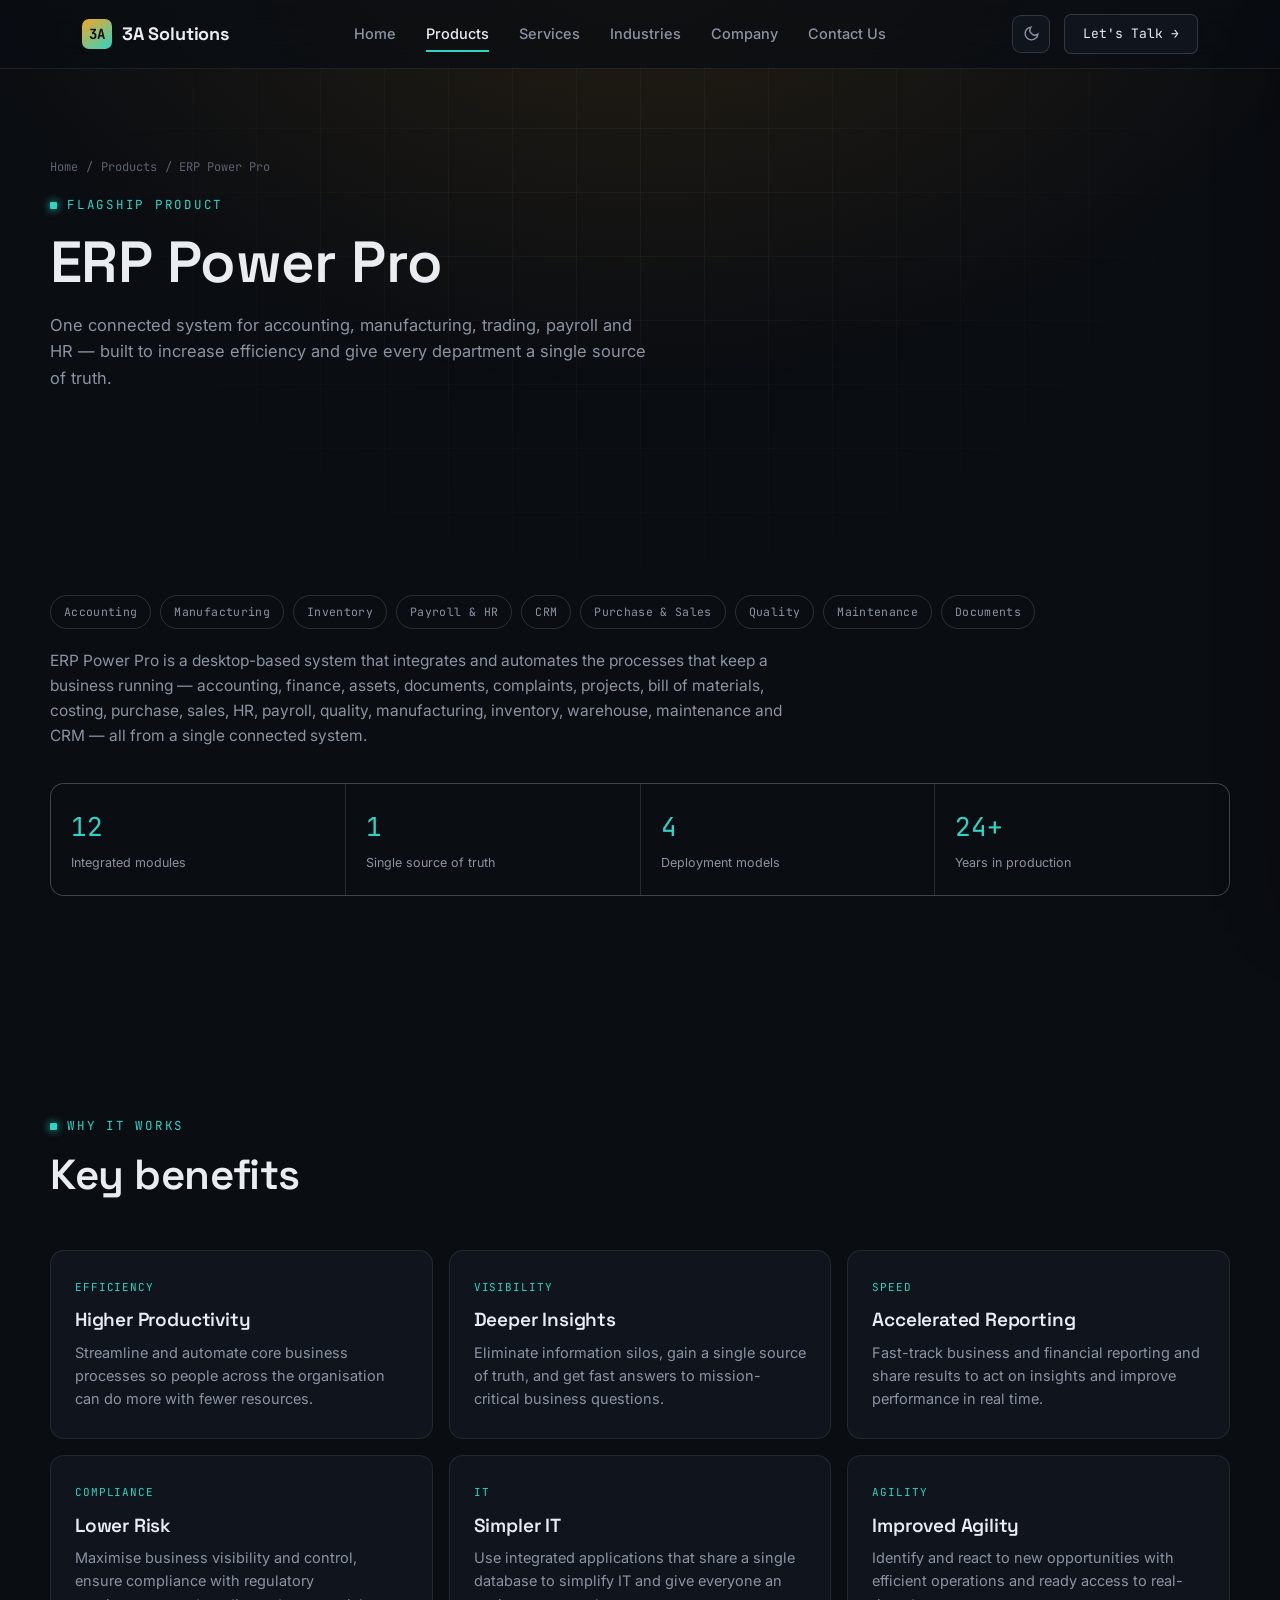
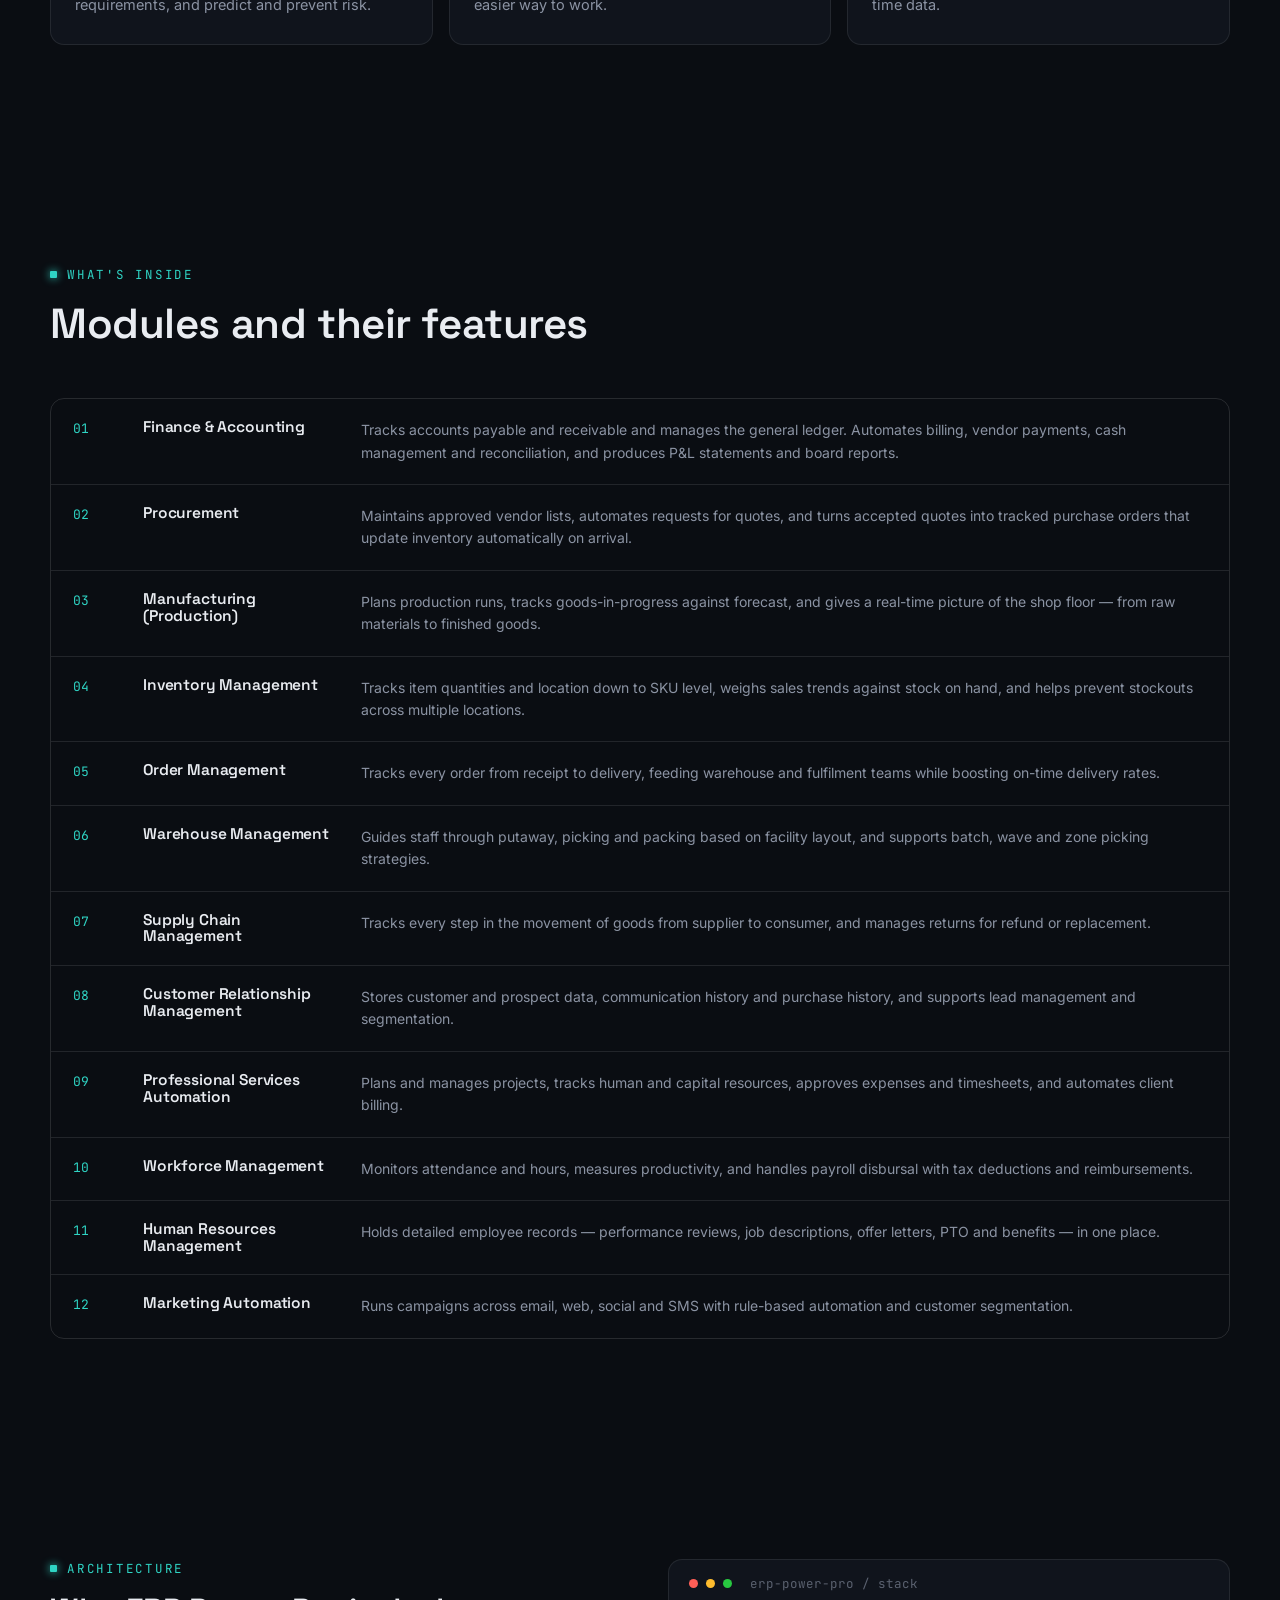
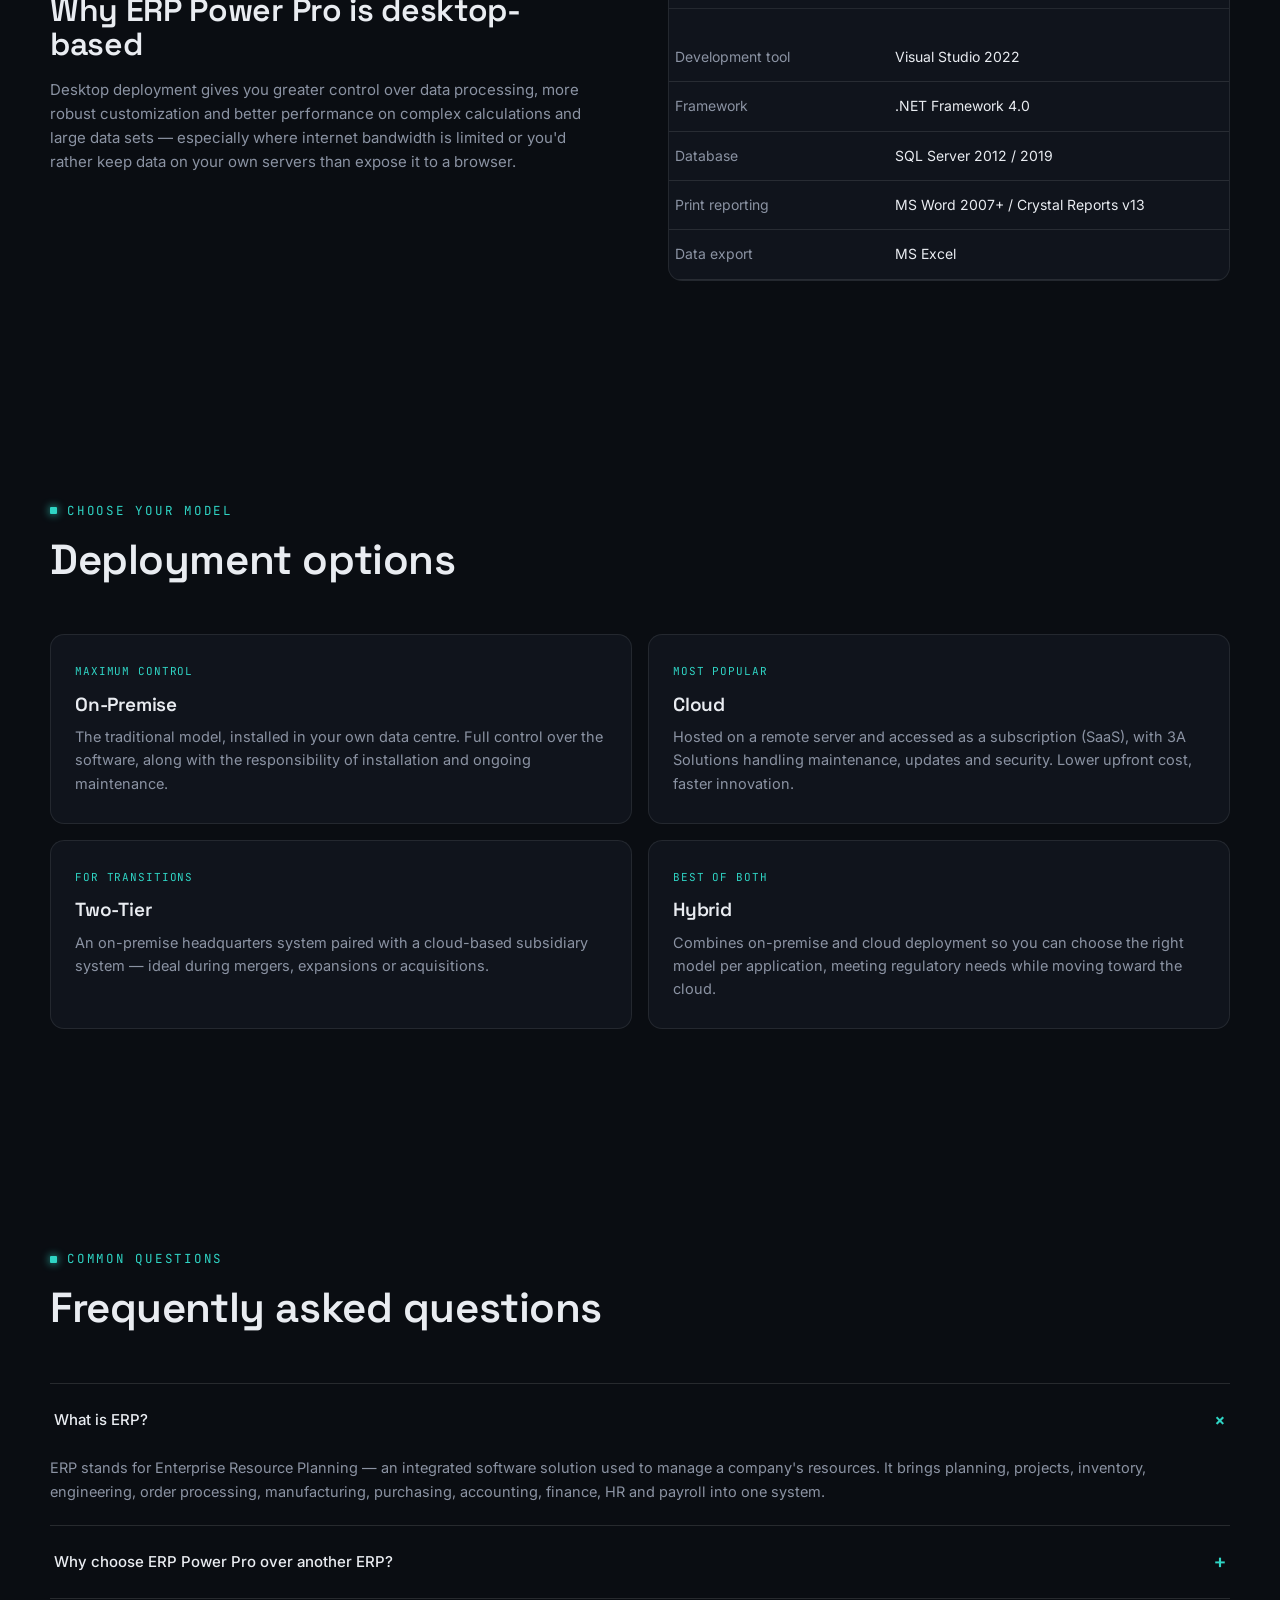
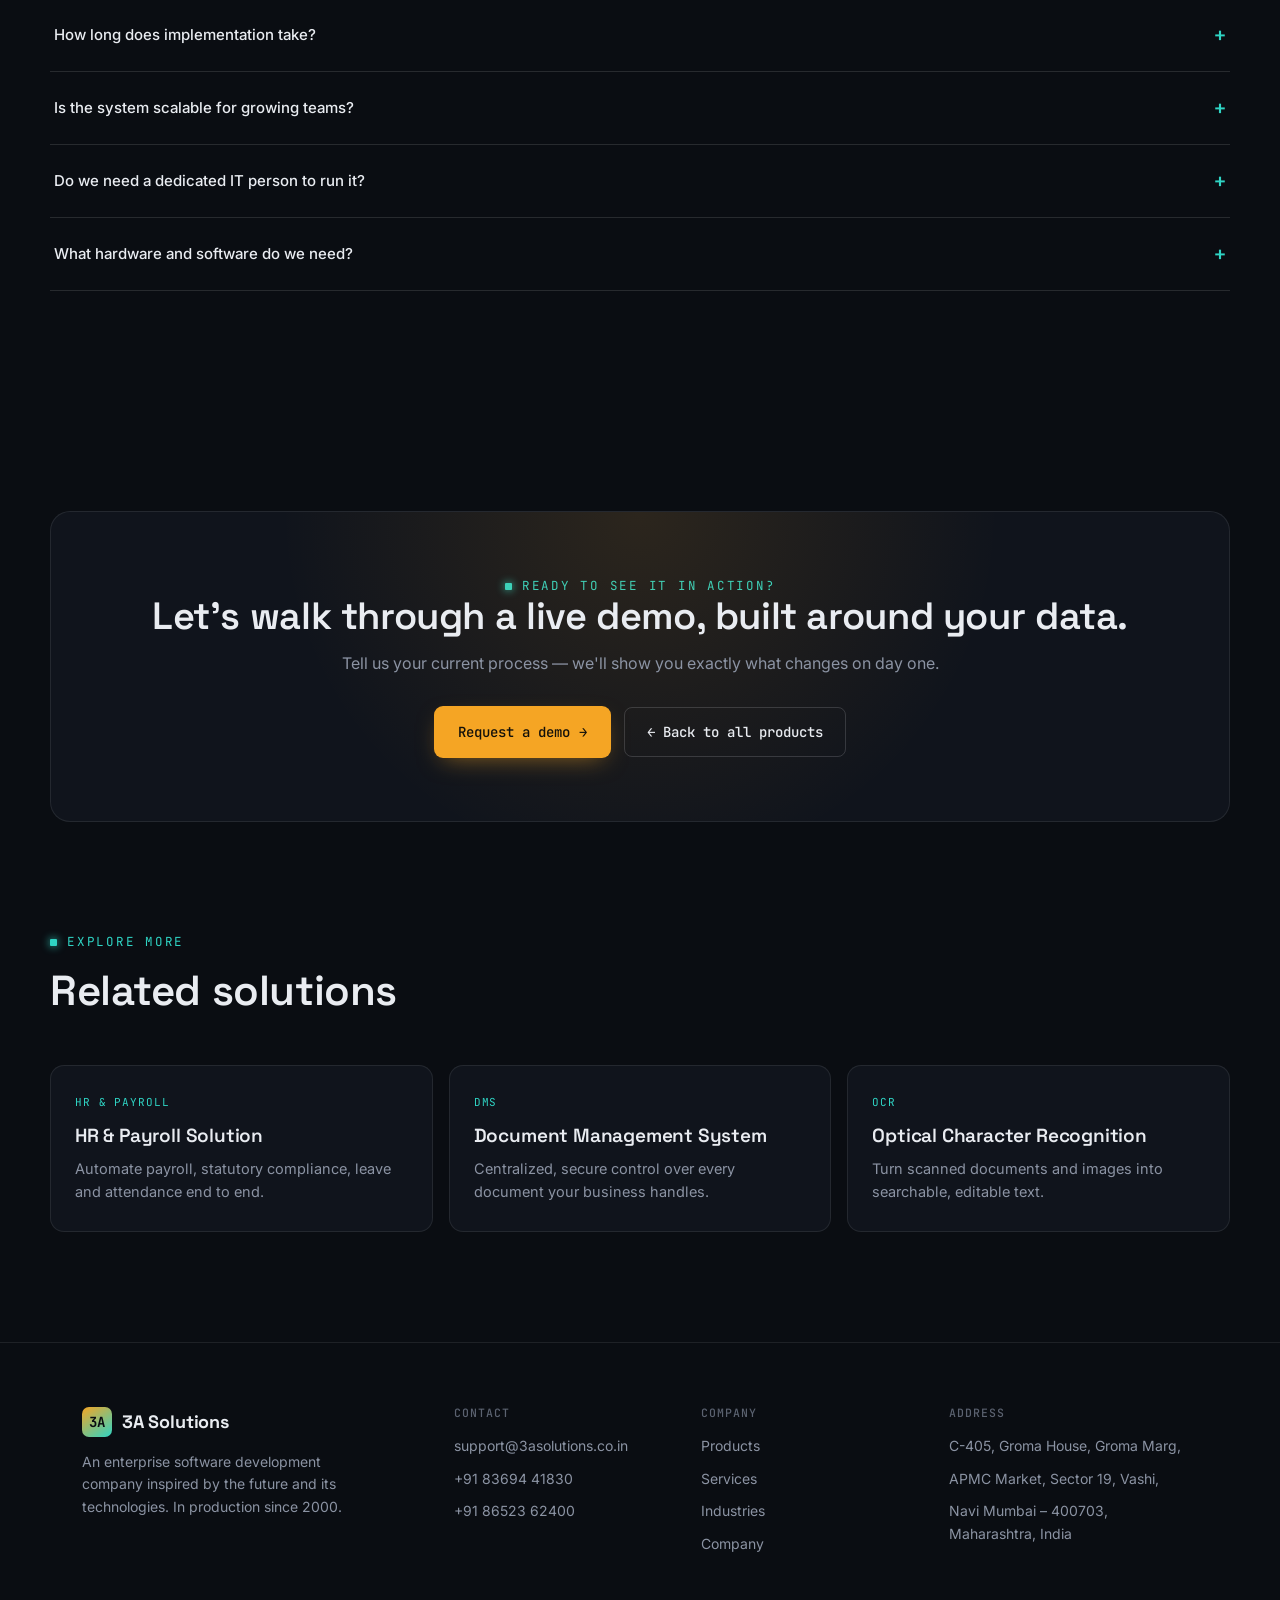
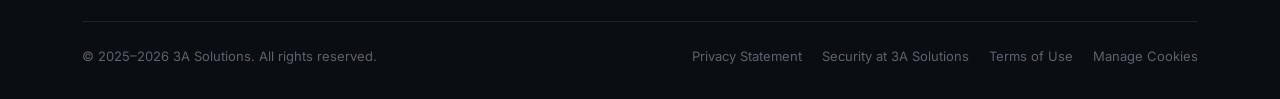
<file: erp-power-pro.html>
<!DOCTYPE html>
<html lang="en" data-theme="dark">
<head>
<meta charset="UTF-8">
<meta name="viewport" content="width=device-width, initial-scale=1.0">
<title>ERP Power Pro — 3A Solutions</title>
<meta name="description" content="ERP Power Pro — desktop-based ERP for manufacturing, trading, accounting, payroll and HR from 3A Solutions.">
<link rel="stylesheet" href="style.css">
<style>
  /* Scoped additions for product detail pages — inherits theme vars from style.css */
  .pill-row{display:flex;flex-wrap:wrap;gap:9px;margin-top:22px;}
  .pill{font-family:var(--font-mono,monospace);font-size:11.5px;letter-spacing:.03em;padding:7px 13px;border:1px solid var(--border,rgba(255,255,255,.14));border-radius:100px;color:var(--text-dim,#9a9a9a);}
  .stat-row{display:grid;grid-template-columns:repeat(auto-fit,minmax(150px,1fr));gap:1px;background:var(--border,rgba(255,255,255,.12));border:1px solid var(--border,rgba(255,255,255,.12));border-radius:14px;overflow:hidden;margin-top:34px;}
  .stat-cell{background:var(--bg,#0b0b0d);padding:22px 20px;}
  .stat-cell .num{font-family:var(--font-mono,monospace);font-size:26px;color:var(--accent-2,#7fd6c2);}
  .stat-cell .lbl{font-size:12.5px;color:var(--text-dim,#9a9a9a);margin-top:6px;}
  .mod-list{display:flex;flex-direction:column;gap:0;border:1px solid var(--border,rgba(255,255,255,.12));border-radius:14px;overflow:hidden;margin-top:28px;}
  .mod-row{display:grid;grid-template-columns:52px 200px 1fr;gap:18px;align-items:start;padding:20px 22px;border-bottom:1px solid var(--border,rgba(255,255,255,.1));}
  .mod-row:last-child{border-bottom:none;}
  .mod-row .n{font-family:var(--font-mono,monospace);color:var(--accent-2,#7fd6c2);font-size:13px;}
  .mod-row h4{font-size:15.5px;margin:0;}
  .mod-row p{font-size:14px;color:var(--text-dim,#9a9a9a);margin:0;line-height:1.6;}
  @media (max-width:720px){.mod-row{grid-template-columns:1fr;gap:6px;}}
  .faq-list{margin-top:26px;border-top:1px solid var(--border,rgba(255,255,255,.12));}
  .faq-item{border-bottom:1px solid var(--border,rgba(255,255,255,.12));}
  .faq-q{display:flex;justify-content:space-between;align-items:center;padding:20px 4px;cursor:pointer;font-size:15px;font-weight:500;}
  .faq-q::after{content:'+';font-family:var(--font-mono,monospace);color:var(--accent-2,#7fd6c2);font-size:20px;transition:transform .2s;}
  .faq-item.open .faq-q::after{transform:rotate(45deg);}
  .faq-a{max-height:0;overflow:hidden;transition:max-height .25s ease;color:var(--text-dim,#9a9a9a);font-size:14.5px;line-height:1.7;}
  .faq-item.open .faq-a{max-height:400px;padding-bottom:20px;}
  .spec-table{width:100%;border-collapse:collapse;margin-top:24px;font-size:14px;}
  .spec-table tr{border-bottom:1px solid var(--border,rgba(255,255,255,.1));}
  .spec-table td{padding:13px 6px;}
  .spec-table td:first-child{color:var(--text-dim,#9a9a9a);width:220px;}
</style>

</head>
<body>

<div class="grid-field" id="gridField"></div>
<div class="noise-vignette"></div>

<header>
  <nav class="wrap">
    <a href="index.html" class="logo"><span class="mark">3A</span>3A Solutions</a>
    <div class="nav-links">
      <a href="index.html">Home</a>
      <a href="products.html" class="active">Products</a>
      <a href="services.html">Services</a>
      <a href="industries.html">Industries</a>
      <a href="company.html">Company</a>
      <a href="contact.html">Contact Us</a>
    </div>
    <div class="nav-right">
      <button class="theme-toggle" id="themeToggle" aria-label="Toggle dark / light mode">
        <svg class="sun" viewBox="0 0 24 24" fill="none" stroke="currentColor" stroke-width="2"><circle cx="12" cy="12" r="4"/><path d="M12 2v2M12 20v2M4.9 4.9l1.4 1.4M17.7 17.7l1.4 1.4M2 12h2M20 12h2M4.9 19.1l1.4-1.4M17.7 6.3l1.4-1.4"/></svg>
        <svg class="moon" viewBox="0 0 24 24" fill="none" stroke="currentColor" stroke-width="2"><path d="M21 12.8A9 9 0 1 1 11.2 3 7 7 0 0 0 21 12.8Z"/></svg>
      </button>
      <a href="contact.html" class="nav-cta">Let's Talk →</a>
      <button class="nav-toggle" id="navToggle" aria-label="Open menu"><span></span></button>
    </div>
  </nav>
</header>

<div class="scrim" id="scrim"></div>
<div class="mobile-panel" id="mobilePanel">
  <a href="index.html">Home</a>
  <a href="products.html">Products</a>
  <a href="services.html">Services</a>
  <a href="industries.html">Industries</a>
  <a href="company.html">Company</a>
  <a href="contact.html">Contact Us</a>
  <a href="contact.html" class="btn btn-primary">Let's Talk →</a>
</div>


<main>

  <section class="page-hero wrap">
    <div class="breadcrumb"><a href="index.html">Home</a> / <a href="products.html">Products</a> / ERP Power Pro</div>
    <span class="eyebrow">Flagship product</span>
    <h1>ERP Power Pro</h1>
    <p>One connected system for accounting, manufacturing, trading, payroll and HR — built to increase efficiency and give every department a single source of truth.</p>
  </section>


  <section class="section wrap">
    <div class="pill-row">
      <span class="pill">Accounting</span><span class="pill">Manufacturing</span><span class="pill">Inventory</span>
      <span class="pill">Payroll & HR</span><span class="pill">CRM</span><span class="pill">Purchase & Sales</span>
      <span class="pill">Quality</span><span class="pill">Maintenance</span><span class="pill">Documents</span>
    </div>
    <p style="color:var(--text-dim);margin-top:20px;max-width:760px;font-size:15.5px;">ERP Power Pro is a desktop-based system that integrates and automates the processes that keep a business running — accounting, finance, assets, documents, complaints, projects, bill of materials, costing, purchase, sales, HR, payroll, quality, manufacturing, inventory, warehouse, maintenance and CRM — all from a single connected system.</p>
    <div class="stat-row">
      <div class="stat-cell"><div class="num">12</div><div class="lbl">Integrated modules</div></div>
      <div class="stat-cell"><div class="num">1</div><div class="lbl">Single source of truth</div></div>
      <div class="stat-cell"><div class="num">4</div><div class="lbl">Deployment models</div></div>
      <div class="stat-cell"><div class="num">24+</div><div class="lbl">Years in production</div></div>
    </div>
  </section>

  <section class="section wrap">
    <div class="section-head reveal">
      <span class="eyebrow">Why it works</span>
      <h2>Key benefits</h2>
    </div>
    <div class="services-grid cols-3">
      <div class="card reveal"><div class="tag">Efficiency</div><h3>Higher Productivity</h3><p>Streamline and automate core business processes so people across the organisation can do more with fewer resources.</p></div>
      <div class="card reveal"><div class="tag">Visibility</div><h3>Deeper Insights</h3><p>Eliminate information silos, gain a single source of truth, and get fast answers to mission-critical business questions.</p></div>
      <div class="card reveal"><div class="tag">Speed</div><h3>Accelerated Reporting</h3><p>Fast-track business and financial reporting and share results to act on insights and improve performance in real time.</p></div>
      <div class="card reveal"><div class="tag">Compliance</div><h3>Lower Risk</h3><p>Maximise business visibility and control, ensure compliance with regulatory requirements, and predict and prevent risk.</p></div>
      <div class="card reveal"><div class="tag">IT</div><h3>Simpler IT</h3><p>Use integrated applications that share a single database to simplify IT and give everyone an easier way to work.</p></div>
      <div class="card reveal"><div class="tag">Agility</div><h3>Improved Agility</h3><p>Identify and react to new opportunities with efficient operations and ready access to real-time data.</p></div>
    </div>
  </section>

  <section class="section wrap">
    <div class="section-head reveal">
      <span class="eyebrow">What's inside</span>
      <h2>Modules and their features</h2>
    </div>
    <div class="mod-list reveal">
      <div class="mod-row"><span class="n">01</span><h4>Finance & Accounting</h4><p>Tracks accounts payable and receivable and manages the general ledger. Automates billing, vendor payments, cash management and reconciliation, and produces P&L statements and board reports.</p></div>
      <div class="mod-row"><span class="n">02</span><h4>Procurement</h4><p>Maintains approved vendor lists, automates requests for quotes, and turns accepted quotes into tracked purchase orders that update inventory automatically on arrival.</p></div>
      <div class="mod-row"><span class="n">03</span><h4>Manufacturing (Production)</h4><p>Plans production runs, tracks goods-in-progress against forecast, and gives a real-time picture of the shop floor — from raw materials to finished goods.</p></div>
      <div class="mod-row"><span class="n">04</span><h4>Inventory Management</h4><p>Tracks item quantities and location down to SKU level, weighs sales trends against stock on hand, and helps prevent stockouts across multiple locations.</p></div>
      <div class="mod-row"><span class="n">05</span><h4>Order Management</h4><p>Tracks every order from receipt to delivery, feeding warehouse and fulfilment teams while boosting on-time delivery rates.</p></div>
      <div class="mod-row"><span class="n">06</span><h4>Warehouse Management</h4><p>Guides staff through putaway, picking and packing based on facility layout, and supports batch, wave and zone picking strategies.</p></div>
      <div class="mod-row"><span class="n">07</span><h4>Supply Chain Management</h4><p>Tracks every step in the movement of goods from supplier to consumer, and manages returns for refund or replacement.</p></div>
      <div class="mod-row"><span class="n">08</span><h4>Customer Relationship Management</h4><p>Stores customer and prospect data, communication history and purchase history, and supports lead management and segmentation.</p></div>
      <div class="mod-row"><span class="n">09</span><h4>Professional Services Automation</h4><p>Plans and manages projects, tracks human and capital resources, approves expenses and timesheets, and automates client billing.</p></div>
      <div class="mod-row"><span class="n">10</span><h4>Workforce Management</h4><p>Monitors attendance and hours, measures productivity, and handles payroll disbursal with tax deductions and reimbursements.</p></div>
      <div class="mod-row"><span class="n">11</span><h4>Human Resources Management</h4><p>Holds detailed employee records — performance reviews, job descriptions, offer letters, PTO and benefits — in one place.</p></div>
      <div class="mod-row"><span class="n">12</span><h4>Marketing Automation</h4><p>Runs campaigns across email, web, social and SMS with rule-based automation and customer segmentation.</p></div>
    </div>
  </section>

  <section class="section wrap">
    <div class="two-col">
      <div class="reveal-left">
        <span class="eyebrow">Architecture</span>
        <h2 style="margin-top:14px;font-size:clamp(24px,3.2vw,32px);">Why ERP Power Pro is desktop-based</h2>
        <p style="color:var(--text-dim);margin-top:16px;font-size:15px;">Desktop deployment gives you greater control over data processing, more robust customization and better performance on complex calculations and large data sets — especially where internet bandwidth is limited or you'd rather keep data on your own servers than expose it to a browser.</p>
      </div>
      <div class="reveal-right dir-panel">
        <div class="dir-header"><span class="dot"></span><span class="dot"></span><span class="dot"></span><span class="path">erp-power-pro / stack</span></div>
        <table class="spec-table">
          <tr><td>Development tool</td><td>Visual Studio 2022</td></tr>
          <tr><td>Framework</td><td>.NET Framework 4.0</td></tr>
          <tr><td>Database</td><td>SQL Server 2012 / 2019</td></tr>
          <tr><td>Print reporting</td><td>MS Word 2007+ / Crystal Reports v13</td></tr>
          <tr><td>Data export</td><td>MS Excel</td></tr>
        </table>
      </div>
    </div>
  </section>

  <section class="section wrap">
    <div class="section-head reveal">
      <span class="eyebrow">Choose your model</span>
      <h2>Deployment options</h2>
    </div>
    <div class="services-grid cols-2">
      <div class="card reveal"><div class="tag">Maximum control</div><h3>On-Premise</h3><p>The traditional model, installed in your own data centre. Full control over the software, along with the responsibility of installation and ongoing maintenance.</p></div>
      <div class="card reveal"><div class="tag">Most popular</div><h3>Cloud</h3><p>Hosted on a remote server and accessed as a subscription (SaaS), with 3A Solutions handling maintenance, updates and security. Lower upfront cost, faster innovation.</p></div>
      <div class="card reveal"><div class="tag">For transitions</div><h3>Two-Tier</h3><p>An on-premise headquarters system paired with a cloud-based subsidiary system — ideal during mergers, expansions or acquisitions.</p></div>
      <div class="card reveal"><div class="tag">Best of both</div><h3>Hybrid</h3><p>Combines on-premise and cloud deployment so you can choose the right model per application, meeting regulatory needs while moving toward the cloud.</p></div>
    </div>
  </section>

  <section class="section wrap">
    <div class="section-head reveal">
      <span class="eyebrow">Common questions</span>
      <h2>Frequently asked questions</h2>
    </div>
    <div class="faq-list reveal">
      <div class="faq-item open"><div class="faq-q">What is ERP?</div><div class="faq-a">ERP stands for Enterprise Resource Planning — an integrated software solution used to manage a company's resources. It brings planning, projects, inventory, engineering, order processing, manufacturing, purchasing, accounting, finance, HR and payroll into one system.</div></div>
      <div class="faq-item"><div class="faq-q">Why choose ERP Power Pro over another ERP?</div><div class="faq-a">It's built specifically for manufacturing and trading operations, with accounting, payroll and HR native to the same system — so financial data never needs re-entry elsewhere, and every department works from one source of truth.</div></div>
      <div class="faq-item"><div class="faq-q">How long does implementation take?</div><div class="faq-a">3A Solutions packages two decades of deployment experience into a set of proven, stepped implementations, so go-live happens in a predictable timeframe rather than an open-ended rollout.</div></div>
      <div class="faq-item"><div class="faq-q">Is the system scalable for growing teams?</div><div class="faq-a">Yes. ERP Power Pro can scale resources up or down to meet current needs, and supports deployment models — from on-premise to hybrid — that grow with the business.</div></div>
      <div class="faq-item"><div class="faq-q">Do we need a dedicated IT person to run it?</div><div class="faq-a">Not necessarily — cloud and hybrid deployment options shift maintenance, updates and security to 3A Solutions, reducing the IT burden on your team.</div></div>
      <div class="faq-item"><div class="faq-q">What hardware and software do we need?</div><div class="faq-a">ERP Power Pro runs on SQL Server 2012 or 2019 with a .NET Framework 4.0 client. Talk to us about your current environment and we'll confirm exact requirements for your team size.</div></div>
    </div>
  </section>


  <section class="section wrap">
    <div class="cta-band reveal">
      <span class="eyebrow" style="justify-content:center;">Ready to see it in action?</span>
      <h2>Let's walk through a live demo, built around your data.</h2>
      <p>Tell us your current process — we'll show you exactly what changes on day one.</p>
      <div class="btn-row">
        <a href="contact.html" class="btn btn-primary">Request a demo <span class="arrow">→</span></a>
        <a href="products.html" class="btn btn-ghost">← Back to all products</a>
      </div>
    </div>
  </section>

  <section class="section wrap" style="padding-top:0;">
    <div class="section-head reveal">
      <span class="eyebrow">Explore more</span>
      <h2>Related solutions</h2>
    </div>
    <div class="services-grid cols-3">
      <a href="hr-payroll.html" class="card reveal" style="text-decoration:none;color:inherit;">
        <div class="tag">HR & Payroll</div>
        <h3>HR & Payroll Solution</h3>
        <p>Automate payroll, statutory compliance, leave and attendance end to end.</p>
      </a>
      <a href="document-management.html" class="card reveal" style="text-decoration:none;color:inherit;">
        <div class="tag">DMS</div>
        <h3>Document Management System</h3>
        <p>Centralized, secure control over every document your business handles.</p>
      </a>
      <a href="ocr.html" class="card reveal" style="text-decoration:none;color:inherit;">
        <div class="tag">OCR</div>
        <h3>Optical Character Recognition</h3>
        <p>Turn scanned documents and images into searchable, editable text.</p>
      </a>
    </div>
  </section>

</main>

<footer>
  <div class="wrap">
    <div class="footer-grid">
      <div class="footer-brand">
        <a href="index.html" class="logo"><span class="mark">3A</span>3A Solutions</a>
        <p>An enterprise software development company inspired by the future and its technologies. In production since 2000.</p>
      </div>
      <div class="footer-col">
        <h4>Contact</h4>
        <a href="mailto:support@3asolutions.co.in">support@3asolutions.co.in</a>
        <a href="tel:+918369441830">+91 83694 41830</a>
        <a href="tel:+918652362400">+91 86523 62400</a>
      </div>
      <div class="footer-col">
        <h4>Company</h4>
        <a href="products.html">Products</a>
        <a href="services.html">Services</a>
        <a href="industries.html">Industries</a>
        <a href="company.html">Company</a>
      </div>
      <div class="footer-col">
        <h4>Address</h4>
        <span class="line">C-405, Groma House, Groma Marg,</span>
        <span class="line">APMC Market, Sector 19, Vashi,</span>
        <span class="line">Navi Mumbai – 400703, Maharashtra, India</span>
      </div>
    </div>
    <div class="footer-bottom">
      <span>© 2025–2026 3A Solutions. All rights reserved.</span>
      <div class="links">
        <a href="#">Privacy Statement</a>
        <a href="#">Security at 3A Solutions</a>
        <a href="#">Terms of Use</a>
        <a href="#">Manage Cookies</a>
      </div>
    </div>
  </div>
</footer>

<script src="main.js"></script>
<script>
document.querySelectorAll('.faq-item').forEach(item=>{
  const q = item.querySelector('.faq-q');
  q.addEventListener('click',()=>item.classList.toggle('open'));
});
</script>

</body>
</html>
</file>
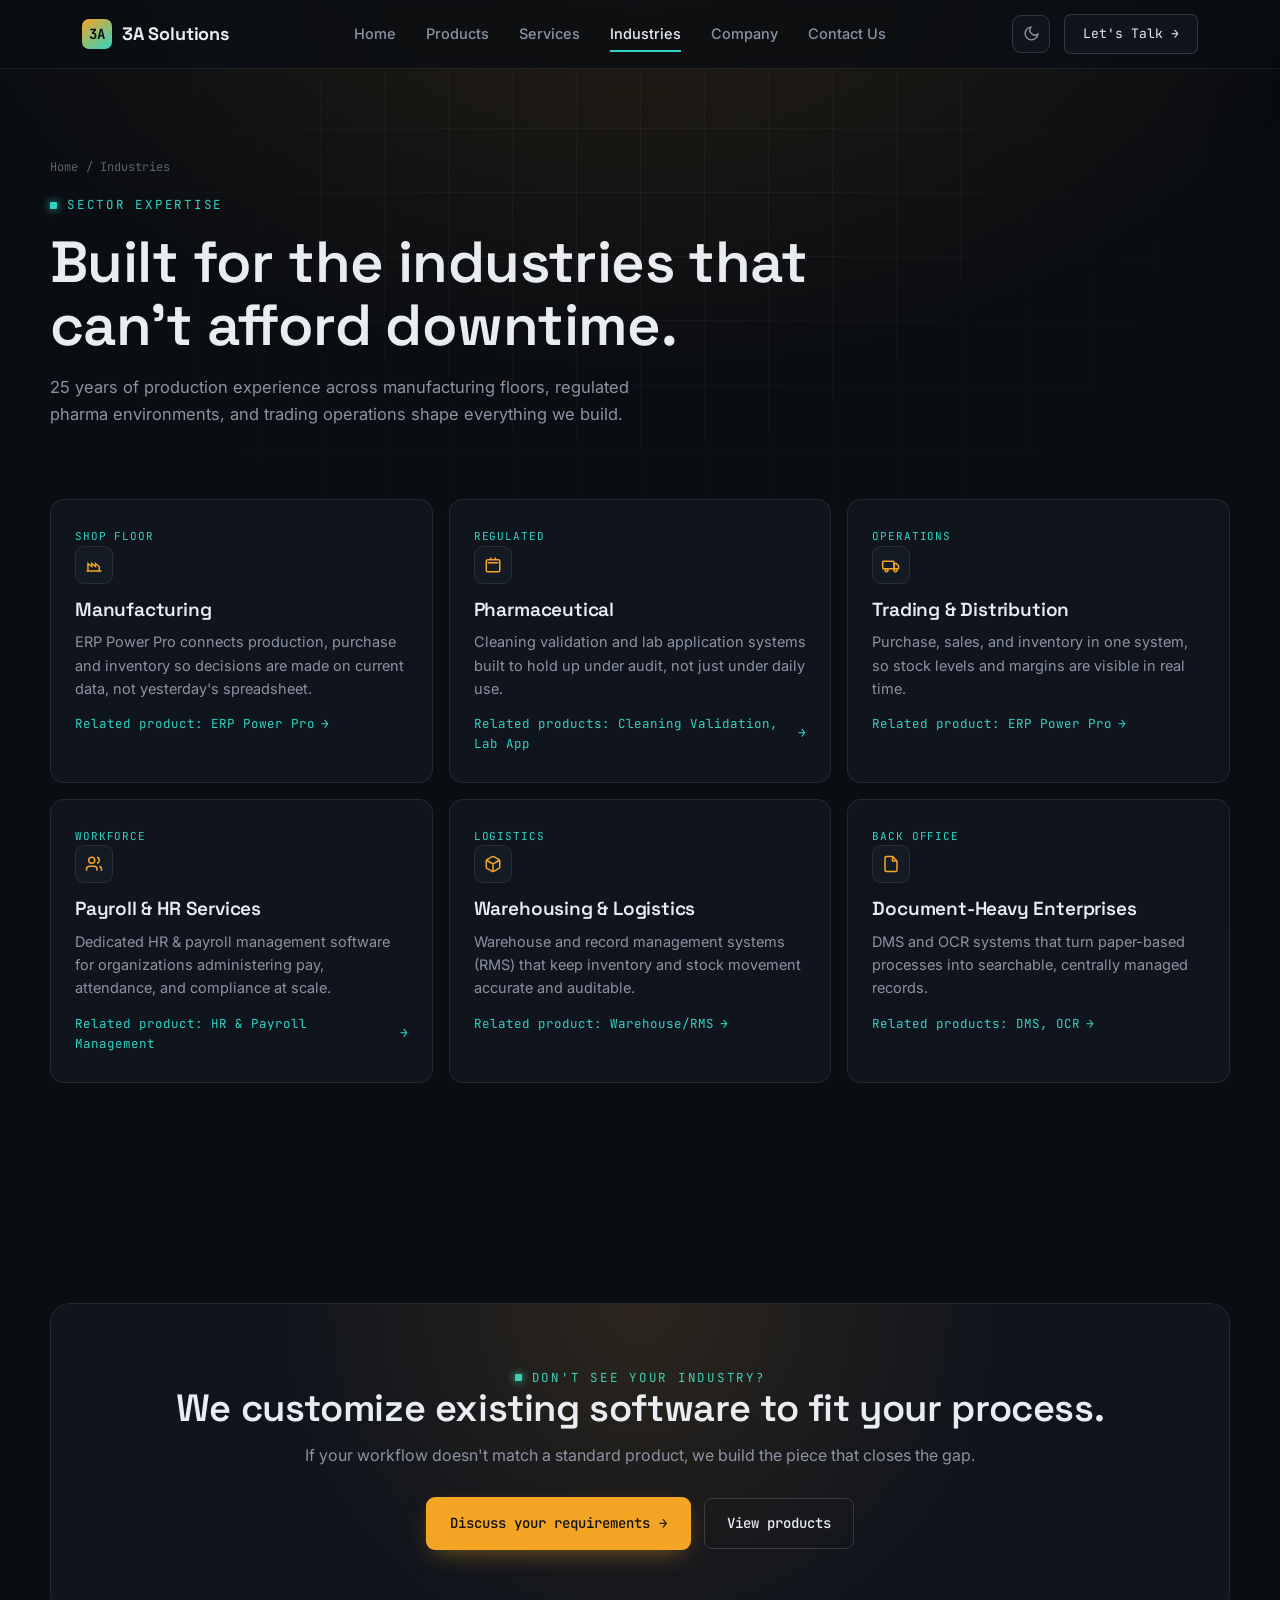
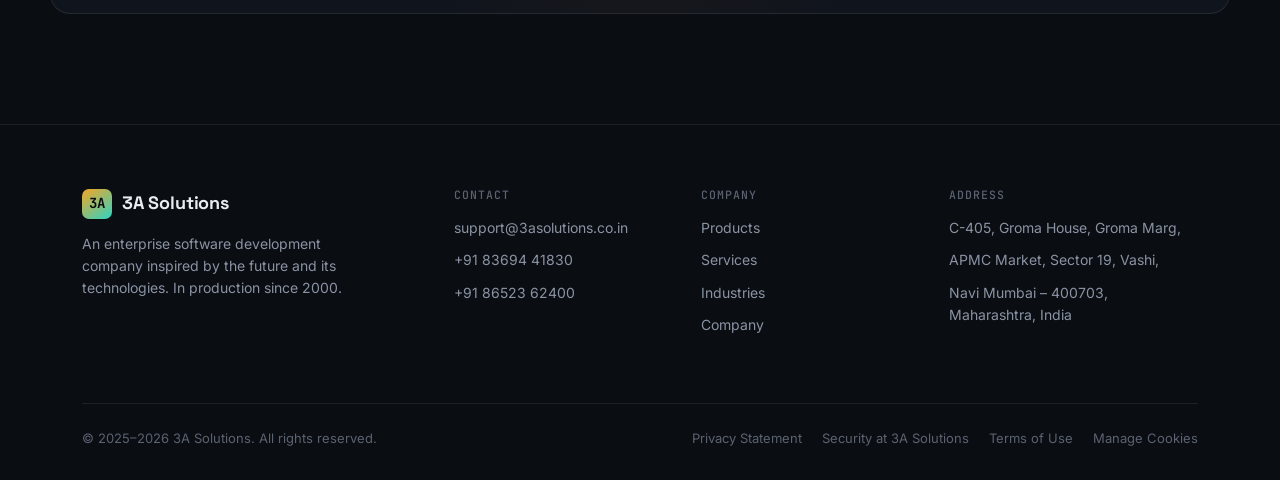
<file: industries.html>
<!DOCTYPE html>
<html lang="en" data-theme="dark">
<head>
<meta charset="UTF-8">
<meta name="viewport" content="width=device-width, initial-scale=1.0">
<title>Industries — 3A Solutions</title>
<meta name="description" content="3A Solutions serves manufacturing, pharmaceutical, trading, payroll & HR, warehousing, and document-heavy enterprises.">
<link rel="stylesheet" href="style.css">
</head>
<body>

<div class="grid-field" id="gridField"></div>
<div class="noise-vignette"></div>

<header>
  <nav class="wrap">
    <a href="index.html" class="logo"><span class="mark">3A</span>3A Solutions</a>
    <div class="nav-links">
      <a href="index.html">Home</a>
      <a href="products.html">Products</a>
      <a href="services.html">Services</a>
      <a href="industries.html" class="active">Industries</a>
      <a href="company.html">Company</a>
      <a href="contact.html">Contact Us</a>
    </div>
    <div class="nav-right">
      <button class="theme-toggle" id="themeToggle" aria-label="Toggle dark / light mode">
        <svg class="sun" viewBox="0 0 24 24" fill="none" stroke="currentColor" stroke-width="2"><circle cx="12" cy="12" r="4"/><path d="M12 2v2M12 20v2M4.9 4.9l1.4 1.4M17.7 17.7l1.4 1.4M2 12h2M20 12h2M4.9 19.1l1.4-1.4M17.7 6.3l1.4-1.4"/></svg>
        <svg class="moon" viewBox="0 0 24 24" fill="none" stroke="currentColor" stroke-width="2"><path d="M21 12.8A9 9 0 1 1 11.2 3 7 7 0 0 0 21 12.8Z"/></svg>
      </button>
      <a href="contact.html" class="nav-cta">Let's Talk →</a>
      <button class="nav-toggle" id="navToggle" aria-label="Open menu"><span></span></button>
    </div>
  </nav>
</header>

<div class="scrim" id="scrim"></div>
<div class="mobile-panel" id="mobilePanel">
  <a href="index.html">Home</a>
  <a href="products.html">Products</a>
  <a href="services.html">Services</a>
  <a href="industries.html">Industries</a>
  <a href="company.html">Company</a>
  <a href="contact.html">Contact Us</a>
  <a href="contact.html" class="btn btn-primary">Let's Talk →</a>
</div>

<main>

  <section class="page-hero wrap">
    <div class="breadcrumb"><a href="index.html">Home</a> / Industries</div>
    <span class="eyebrow">Sector expertise</span>
    <h1>Built for the industries that can't afford downtime.</h1>
    <p>25 years of production experience across manufacturing floors, regulated pharma environments, and trading operations shape everything we build.</p>
  </section>

  <section class="section wrap" style="padding-top:0;">
    <div class="services-grid cols-3">
      <div class="card reveal">
        <div class="tag">Shop floor</div>
        <div class="icon"><svg width="18" height="18" viewBox="0 0 24 24" fill="none" stroke="currentColor" stroke-width="2"><path d="M2 20h20M4 20V10l5 4V10l5 4V10l5 4v6"/></svg></div>
        <h3>Manufacturing</h3>
        <p>ERP Power Pro connects production, purchase and inventory so decisions are made on current data, not yesterday's spreadsheet.</p>
        <a href="products.html" class="card-link">Related product: ERP Power Pro <span class="arrow">→</span></a>
      </div>
      <div class="card reveal">
        <div class="tag">Regulated</div>
        <div class="icon"><svg width="18" height="18" viewBox="0 0 24 24" fill="none" stroke="currentColor" stroke-width="2"><path d="M9 2v4M15 2v4M5 9h14M5 21h14a2 2 0 0 0 2-2V7a2 2 0 0 0-2-2H5a2 2 0 0 0-2 2v12a2 2 0 0 0 2 2Z"/></svg></div>
        <h3>Pharmaceutical</h3>
        <p>Cleaning validation and lab application systems built to hold up under audit, not just under daily use.</p>
        <a href="products.html" class="card-link">Related products: Cleaning Validation, Lab App <span class="arrow">→</span></a>
      </div>
      <div class="card reveal">
        <div class="tag">Operations</div>
        <div class="icon"><svg width="18" height="18" viewBox="0 0 24 24" fill="none" stroke="currentColor" stroke-width="2"><rect x="1" y="7" width="15" height="10" rx="1"/><path d="M16 10h3l3 3v4h-6z"/><circle cx="6" cy="19" r="2"/><circle cx="18" cy="19" r="2"/></svg></div>
        <h3>Trading &amp; Distribution</h3>
        <p>Purchase, sales, and inventory in one system, so stock levels and margins are visible in real time.</p>
        <a href="products.html" class="card-link">Related product: ERP Power Pro <span class="arrow">→</span></a>
      </div>
      <div class="card reveal">
        <div class="tag">Workforce</div>
        <div class="icon"><svg width="18" height="18" viewBox="0 0 24 24" fill="none" stroke="currentColor" stroke-width="2"><path d="M16 21v-2a4 4 0 0 0-4-4H6a4 4 0 0 0-4 4v2"/><circle cx="9" cy="7" r="4"/><path d="M22 21v-2a4 4 0 0 0-3-3.87M16 3.13a4 4 0 0 1 0 7.75"/></svg></div>
        <h3>Payroll &amp; HR Services</h3>
        <p>Dedicated HR &amp; payroll management software for organizations administering pay, attendance, and compliance at scale.</p>
        <a href="products.html" class="card-link">Related product: HR &amp; Payroll Management <span class="arrow">→</span></a>
      </div>
      <div class="card reveal">
        <div class="tag">Logistics</div>
        <div class="icon"><svg width="18" height="18" viewBox="0 0 24 24" fill="none" stroke="currentColor" stroke-width="2"><path d="M21 16V8a2 2 0 0 0-1-1.73l-7-4a2 2 0 0 0-2 0l-7 4A2 2 0 0 0 3 8v8a2 2 0 0 0 1 1.73l7 4a2 2 0 0 0 2 0l7-4A2 2 0 0 0 21 16Z"/><path d="M3.3 7 12 12l8.7-5M12 22V12"/></svg></div>
        <h3>Warehousing &amp; Logistics</h3>
        <p>Warehouse and record management systems (RMS) that keep inventory and stock movement accurate and auditable.</p>
        <a href="products.html" class="card-link">Related product: Warehouse/RMS <span class="arrow">→</span></a>
      </div>
      <div class="card reveal">
        <div class="tag">Back office</div>
        <div class="icon"><svg width="18" height="18" viewBox="0 0 24 24" fill="none" stroke="currentColor" stroke-width="2"><path d="M14 2H6a2 2 0 0 0-2 2v16a2 2 0 0 0 2 2h12a2 2 0 0 0 2-2V8z"/><path d="M14 2v6h6"/></svg></div>
        <h3>Document-Heavy Enterprises</h3>
        <p>DMS and OCR systems that turn paper-based processes into searchable, centrally managed records.</p>
        <a href="products.html" class="card-link">Related products: DMS, OCR <span class="arrow">→</span></a>
      </div>
    </div>
  </section>

  <section class="section wrap">
    <div class="cta-band reveal">
      <span class="eyebrow" style="justify-content:center;">Don't see your industry?</span>
      <h2>We customize existing software to fit your process.</h2>
      <p>If your workflow doesn't match a standard product, we build the piece that closes the gap.</p>
      <div class="btn-row">
        <a href="contact.html" class="btn btn-primary">Discuss your requirements <span class="arrow">→</span></a>
        <a href="products.html" class="btn btn-ghost">View products</a>
      </div>
    </div>
  </section>

</main>

<footer>
  <div class="wrap">
    <div class="footer-grid">
      <div class="footer-brand">
        <a href="index.html" class="logo"><span class="mark">3A</span>3A Solutions</a>
        <p>An enterprise software development company inspired by the future and its technologies. In production since 2000.</p>
      </div>
      <div class="footer-col">
        <h4>Contact</h4>
        <a href="mailto:support@3asolutions.co.in">support@3asolutions.co.in</a>
        <a href="tel:+918369441830">+91 83694 41830</a>
        <a href="tel:+918652362400">+91 86523 62400</a>
      </div>
      <div class="footer-col">
        <h4>Company</h4>
        <a href="products.html">Products</a>
        <a href="services.html">Services</a>
        <a href="industries.html">Industries</a>
        <a href="company.html">Company</a>
      </div>
      <div class="footer-col">
        <h4>Address</h4>
        <span class="line">C-405, Groma House, Groma Marg,</span>
        <span class="line">APMC Market, Sector 19, Vashi,</span>
        <span class="line">Navi Mumbai – 400703, Maharashtra, India</span>
      </div>
    </div>
    <div class="footer-bottom">
      <span>© 2025–2026 3A Solutions. All rights reserved.</span>
      <div class="links">
        <a href="#">Privacy Statement</a>
        <a href="#">Security at 3A Solutions</a>
        <a href="#">Terms of Use</a>
        <a href="#">Manage Cookies</a>
      </div>
    </div>
  </div>
</footer>

<script src="main.js"></script>
</body>
</html>
</file>
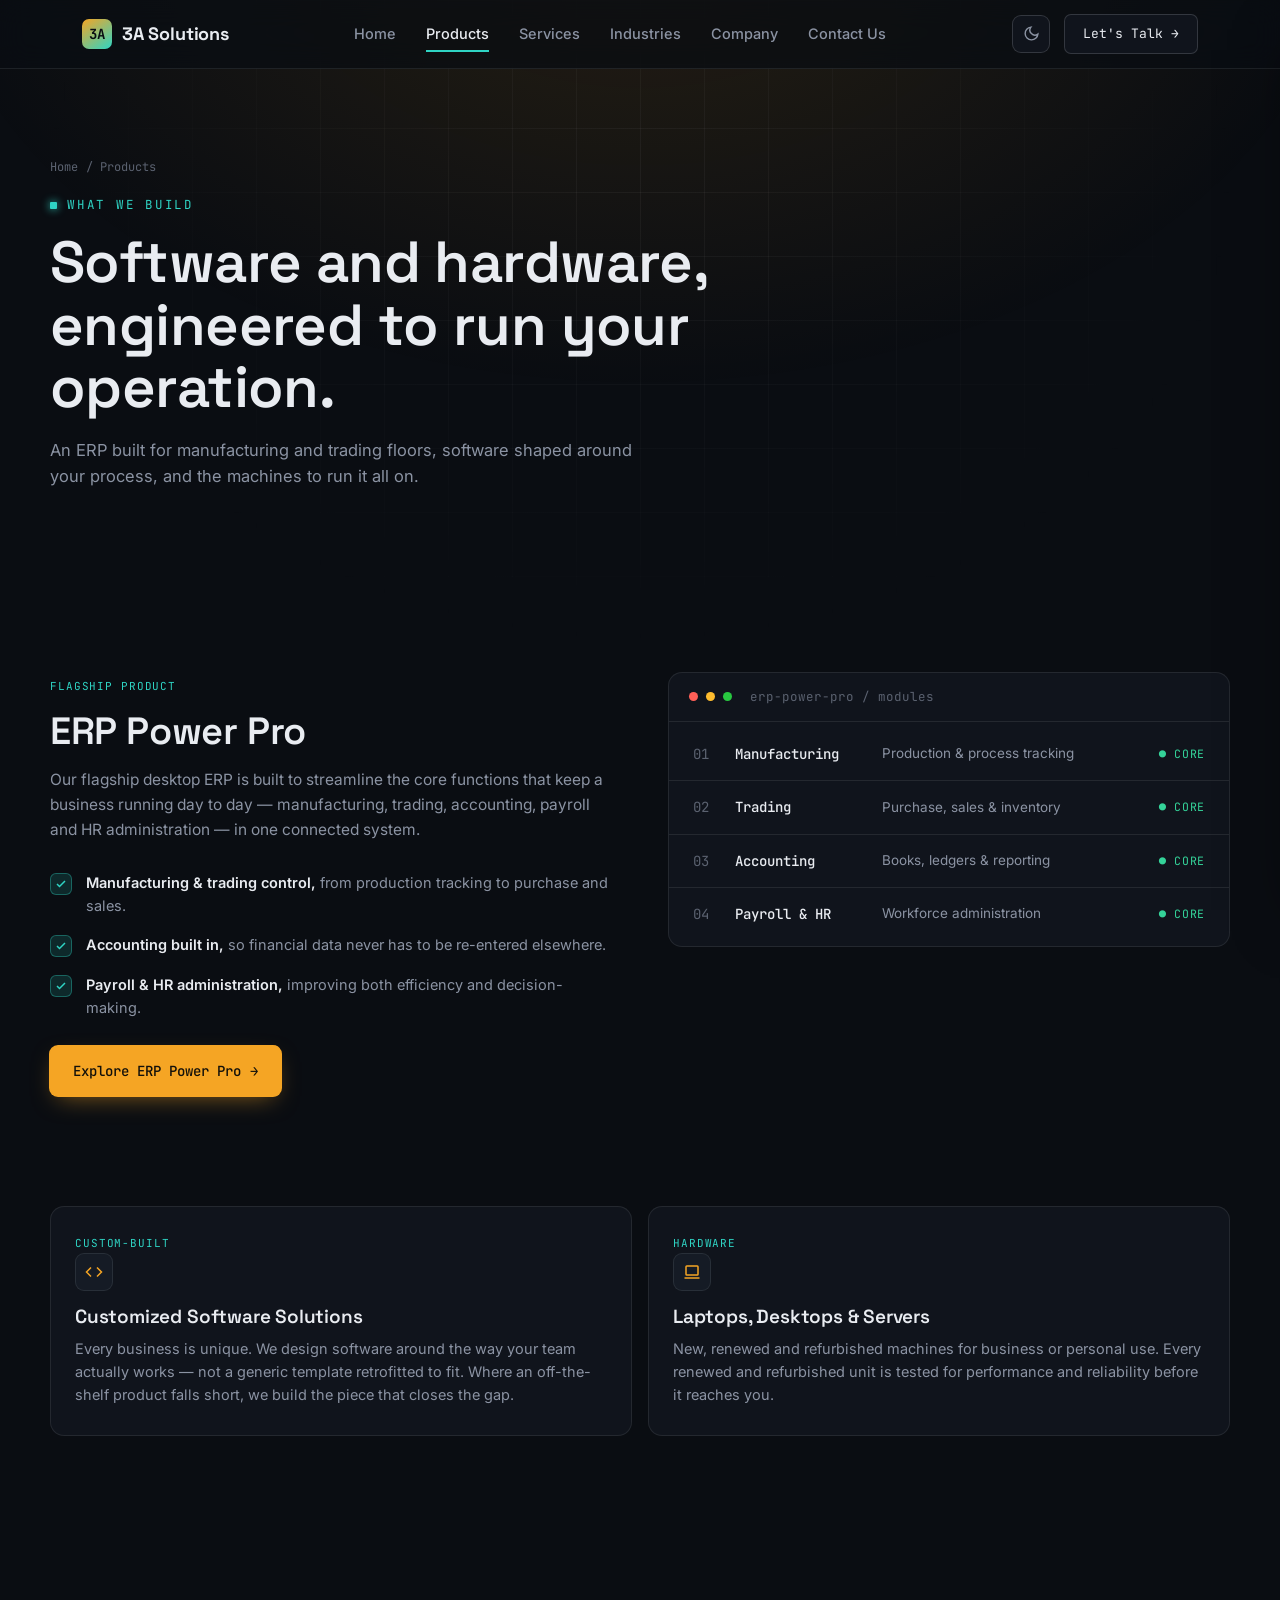
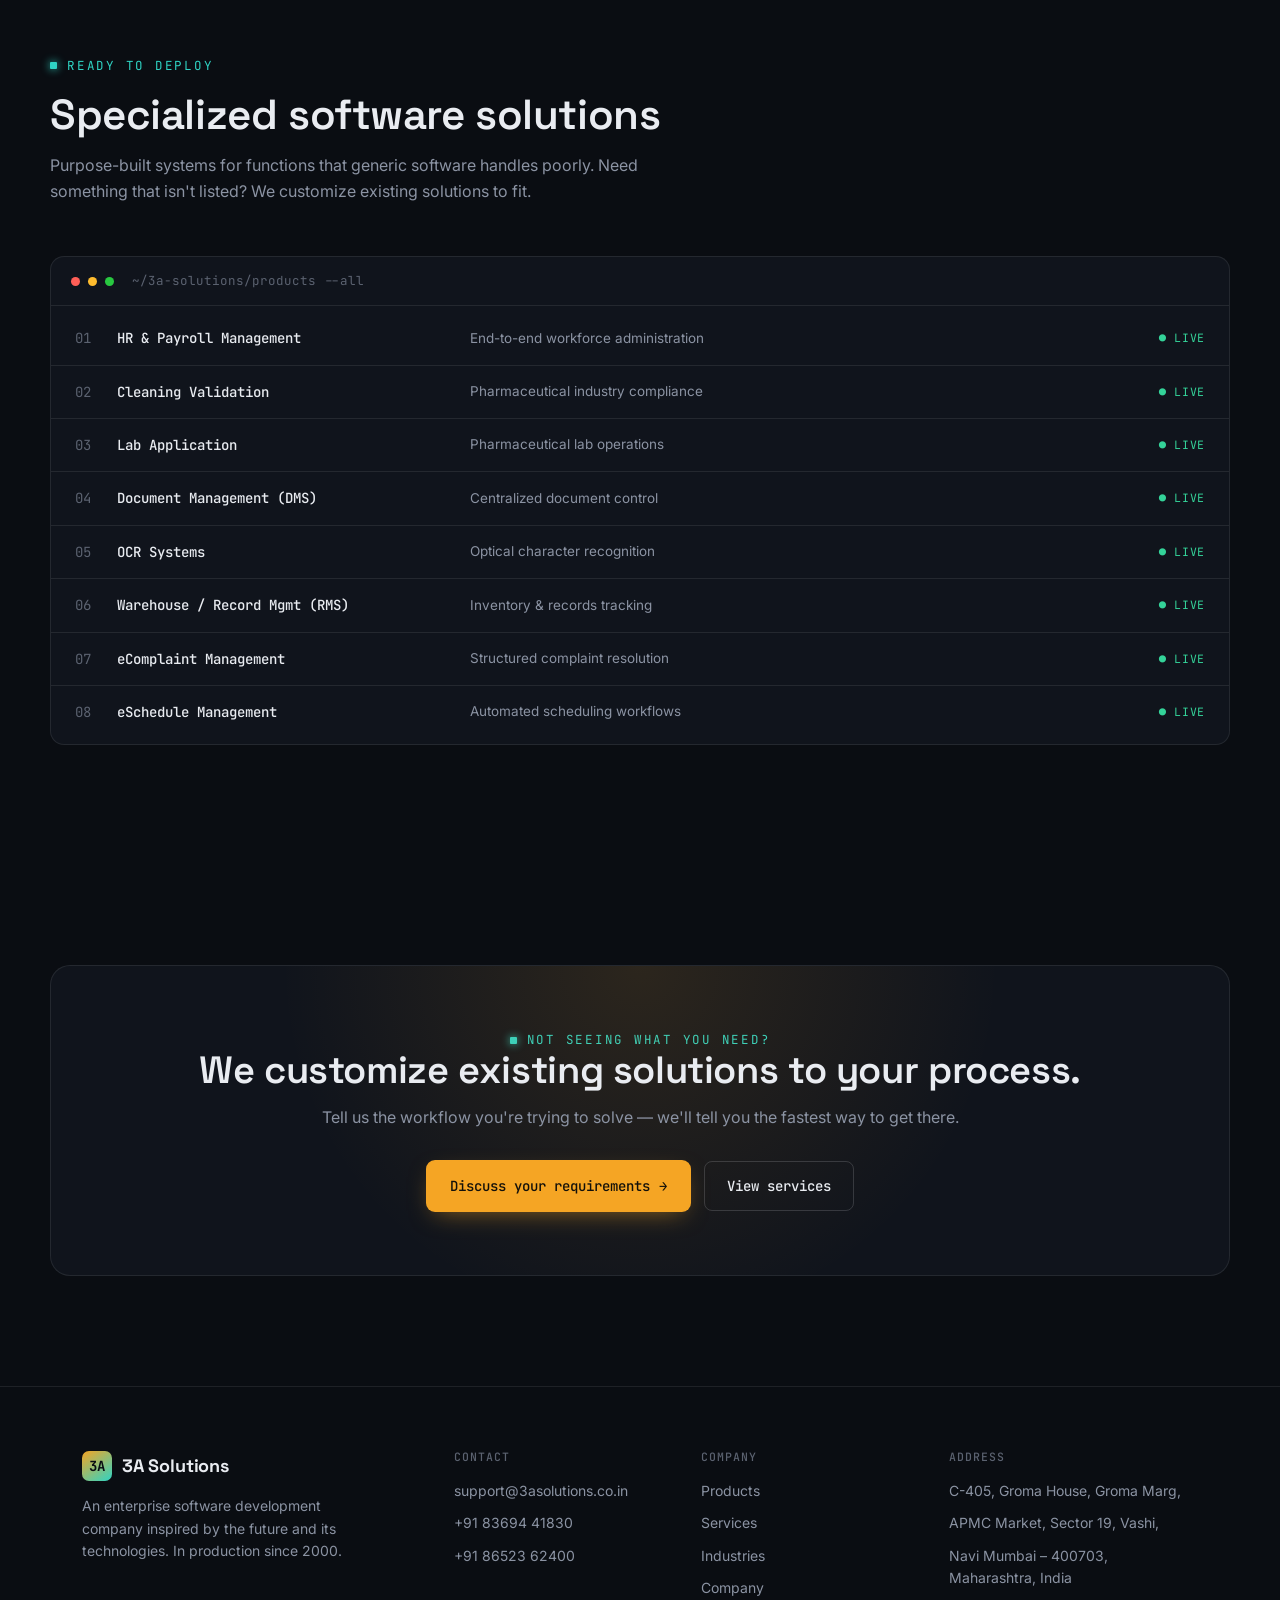
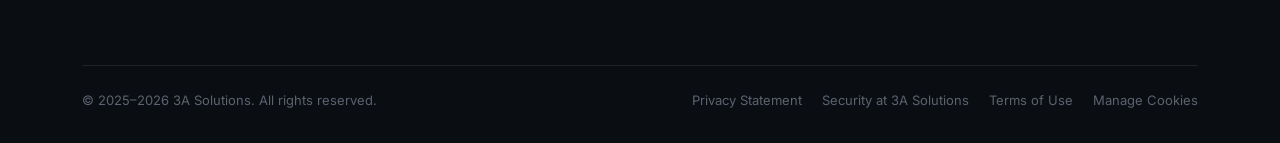
<file: products.html>
<!DOCTYPE html>
<html lang="en" data-theme="dark">
<head>
<meta charset="UTF-8">
<meta name="viewport" content="width=device-width, initial-scale=1.0">
<title>Products — 3A Solutions</title>
<meta name="description" content="ERP Power Pro, customized software, and new/refurbished laptops &amp; desktops from 3A Solutions, plus 8 ready-to-deploy specialized software solutions.">
<link rel="stylesheet" href="style.css">
</head>
<body>

<div class="grid-field" id="gridField"></div>
<div class="noise-vignette"></div>

<header>
  <nav class="wrap">
    <a href="index.html" class="logo"><span class="mark">3A</span>3A Solutions</a>
    <div class="nav-links">
      <a href="index.html">Home</a>
      <a href="products.html" class="active">Products</a>
      <a href="services.html">Services</a>
      <a href="industries.html">Industries</a>
      <a href="company.html">Company</a>
      <a href="contact.html">Contact Us</a>
    </div>
    <div class="nav-right">
      <button class="theme-toggle" id="themeToggle" aria-label="Toggle dark / light mode">
        <svg class="sun" viewBox="0 0 24 24" fill="none" stroke="currentColor" stroke-width="2"><circle cx="12" cy="12" r="4"/><path d="M12 2v2M12 20v2M4.9 4.9l1.4 1.4M17.7 17.7l1.4 1.4M2 12h2M20 12h2M4.9 19.1l1.4-1.4M17.7 6.3l1.4-1.4"/></svg>
        <svg class="moon" viewBox="0 0 24 24" fill="none" stroke="currentColor" stroke-width="2"><path d="M21 12.8A9 9 0 1 1 11.2 3 7 7 0 0 0 21 12.8Z"/></svg>
      </button>
      <a href="contact.html" class="nav-cta">Let's Talk →</a>
      <button class="nav-toggle" id="navToggle" aria-label="Open menu"><span></span></button>
    </div>
  </nav>
</header>

<div class="scrim" id="scrim"></div>
<div class="mobile-panel" id="mobilePanel">
  <a href="index.html">Home</a>
  <a href="products.html">Products</a>
  <a href="services.html">Services</a>
  <a href="industries.html">Industries</a>
  <a href="company.html">Company</a>
  <a href="contact.html">Contact Us</a>
  <a href="contact.html" class="btn btn-primary">Let's Talk →</a>
</div>

<main>

  <section class="page-hero wrap">
    <div class="breadcrumb"><a href="index.html">Home</a> / Products</div>
    <span class="eyebrow">What we build</span>
    <h1>Software and hardware, engineered to run your operation.</h1>
    <p>An ERP built for manufacturing and trading floors, software shaped around your process, and the machines to run it all on.</p>
  </section>

  <!-- ERP -->
  <section class="section wrap">
    <div class="two-col">
      <div class="reveal-left">
        <span class="tag" style="font-family:var(--font-mono); font-size:11px; color:var(--accent-2); text-transform:uppercase; letter-spacing:.08em;">Flagship product</span>
        <h2 style="margin-top:14px; font-size:clamp(26px,3.6vw,38px);">ERP Power Pro</h2>
        <p style="color:var(--text-dim); margin-top:16px; font-size:15.5px;">Our flagship desktop ERP is built to streamline the core functions that keep a business running day to day — manufacturing, trading, accounting, payroll and HR administration — in one connected system.</p>
        <div class="checklist">
          <div class="check-item">
            <span class="ico"><svg viewBox="0 0 24 24" fill="none" stroke="var(--accent-2)" stroke-width="3"><polyline points="20 6 9 17 4 12"/></svg></span>
            <p><strong>Manufacturing &amp; trading control,</strong> from production tracking to purchase and sales.</p>
          </div>
          <div class="check-item">
            <span class="ico"><svg viewBox="0 0 24 24" fill="none" stroke="var(--accent-2)" stroke-width="3"><polyline points="20 6 9 17 4 12"/></svg></span>
            <p><strong>Accounting built in,</strong> so financial data never has to be re-entered elsewhere.</p>
          </div>
          <div class="check-item">
            <span class="ico"><svg viewBox="0 0 24 24" fill="none" stroke="var(--accent-2)" stroke-width="3"><polyline points="20 6 9 17 4 12"/></svg></span>
            <p><strong>Payroll &amp; HR administration,</strong> improving both efficiency and decision-making.</p>
          </div>
        </div>
        <a href="erp-power-pro.html" class="btn btn-primary" style="margin-top:26px;">Explore ERP Power Pro <span class="arrow">→</span></a>
      </div>
      <div class="reveal-right dir-panel">
        <div class="dir-header"><span class="dot"></span><span class="dot"></span><span class="dot"></span><span class="path">erp-power-pro / modules</span></div>
        <div class="dir-list">
          <a href="erp-power-pro.html" class="dir-row"><span class="idx">01</span><span class="name">Manufacturing</span><span class="desc">Production &amp; process tracking</span><span class="status">● core</span></a>
          <a href="erp-power-pro.html" class="dir-row"><span class="idx">02</span><span class="name">Trading</span><span class="desc">Purchase, sales &amp; inventory</span><span class="status">● core</span></a>
          <a href="erp-power-pro.html" class="dir-row"><span class="idx">03</span><span class="name">Accounting</span><span class="desc">Books, ledgers &amp; reporting</span><span class="status">● core</span></a>
          <a href="erp-power-pro.html" class="dir-row"><span class="idx">04</span><span class="name">Payroll &amp; HR</span><span class="desc">Workforce administration</span><span class="status">● core</span></a>
        </div>
      </div>
    </div>
  </section>

  <!-- CUSTOM SOFTWARE + LAPTOPS -->
  <section class="section wrap" style="padding-top:0;">
    <div class="services-grid cols-2">
      <div class="card reveal">
        <div class="tag">Custom-built</div>
        <div class="icon"><svg width="18" height="18" viewBox="0 0 24 24" fill="none" stroke="currentColor" stroke-width="2"><polyline points="16 18 22 12 16 6"/><polyline points="8 6 2 12 8 18"/></svg></div>
        <h3>Customized Software Solutions</h3>
        <p>Every business is unique. We design software around the way your team actually works — not a generic template retrofitted to fit. Where an off-the-shelf product falls short, we build the piece that closes the gap.</p>
      </div>
      <div class="card reveal">
        <div class="tag">Hardware</div>
        <div class="icon"><svg width="18" height="18" viewBox="0 0 24 24" fill="none" stroke="currentColor" stroke-width="2"><rect x="4" y="4" width="16" height="12" rx="1"/><line x1="2" y1="20" x2="22" y2="20"/></svg></div>
        <h3>Laptops, Desktops &amp; Servers</h3>
        <p>New, renewed and refurbished machines for business or personal use. Every renewed and refurbished unit is tested for performance and reliability before it reaches you.</p>
      </div>
    </div>
  </section>

  <!-- SPECIALIZED SOFTWARE FULL LIST -->
  <section class="section wrap">
    <div class="section-head reveal">
      <span class="eyebrow">Ready to deploy</span>
      <h2>Specialized software solutions</h2>
      <p>Purpose-built systems for functions that generic software handles poorly. Need something that isn't listed? We customize existing solutions to fit.</p>
    </div>
    <div class="dir-panel reveal">
      <div class="dir-header">
        <span class="dot"></span><span class="dot"></span><span class="dot"></span>
        <span class="path">~/3a-solutions/products --all</span>
      </div>
      <div class="dir-list">
        <a href="hr-payroll.html" class="dir-row"><span class="idx">01</span><span class="name">HR &amp; Payroll Management</span><span class="desc">End-to-end workforce administration</span><span class="status">● live</span></a>
        <div class="dir-row"><span class="idx">02</span><span class="name">Cleaning Validation</span><span class="desc">Pharmaceutical industry compliance</span><span class="status">● live</span></div>
        <div class="dir-row"><span class="idx">03</span><span class="name">Lab Application</span><span class="desc">Pharmaceutical lab operations</span><span class="status">● live</span></div>
        <a href="document-management.html" class="dir-row"><span class="idx">04</span><span class="name">Document Management (DMS)</span><span class="desc">Centralized document control</span><span class="status">● live</span></a>
        <a href="ocr.html" class="dir-row"><span class="idx">05</span><span class="name">OCR Systems</span><span class="desc">Optical character recognition</span><span class="status">● live</span></a>
        <a href="warehouse-management.html" class="dir-row"><span class="idx">06</span><span class="name">Warehouse / Record Mgmt (RMS)</span><span class="desc">Inventory &amp; records tracking</span><span class="status">● live</span></a>
        <div class="dir-row"><span class="idx">07</span><span class="name">eComplaint Management</span><span class="desc">Structured complaint resolution</span><span class="status">● live</span></div>
        <div class="dir-row"><span class="idx">08</span><span class="name">eSchedule Management</span><span class="desc">Automated scheduling workflows</span><span class="status">● live</span></div>
      </div>
    </div>
  </section>

  <section class="section wrap">
    <div class="cta-band reveal">
      <span class="eyebrow" style="justify-content:center;">Not seeing what you need?</span>
      <h2>We customize existing solutions to your process.</h2>
      <p>Tell us the workflow you're trying to solve — we'll tell you the fastest way to get there.</p>
      <div class="btn-row">
        <a href="contact.html" class="btn btn-primary">Discuss your requirements <span class="arrow">→</span></a>
        <a href="services.html" class="btn btn-ghost">View services</a>
      </div>
    </div>
  </section>

</main>

<footer>
  <div class="wrap">
    <div class="footer-grid">
      <div class="footer-brand">
        <a href="index.html" class="logo"><span class="mark">3A</span>3A Solutions</a>
        <p>An enterprise software development company inspired by the future and its technologies. In production since 2000.</p>
      </div>
      <div class="footer-col">
        <h4>Contact</h4>
        <a href="mailto:support@3asolutions.co.in">support@3asolutions.co.in</a>
        <a href="tel:+918369441830">+91 83694 41830</a>
        <a href="tel:+918652362400">+91 86523 62400</a>
      </div>
      <div class="footer-col">
        <h4>Company</h4>
        <a href="products.html">Products</a>
        <a href="services.html">Services</a>
        <a href="industries.html">Industries</a>
        <a href="company.html">Company</a>
      </div>
      <div class="footer-col">
        <h4>Address</h4>
        <span class="line">C-405, Groma House, Groma Marg,</span>
        <span class="line">APMC Market, Sector 19, Vashi,</span>
        <span class="line">Navi Mumbai – 400703, Maharashtra, India</span>
      </div>
    </div>
    <div class="footer-bottom">
      <span>© 2025–2026 3A Solutions. All rights reserved.</span>
      <div class="links">
        <a href="#">Privacy Statement</a>
        <a href="#">Security at 3A Solutions</a>
        <a href="#">Terms of Use</a>
        <a href="#">Manage Cookies</a>
      </div>
    </div>
  </div>
</footer>

<script src="main.js"></script>
</body>
</html>
</file>
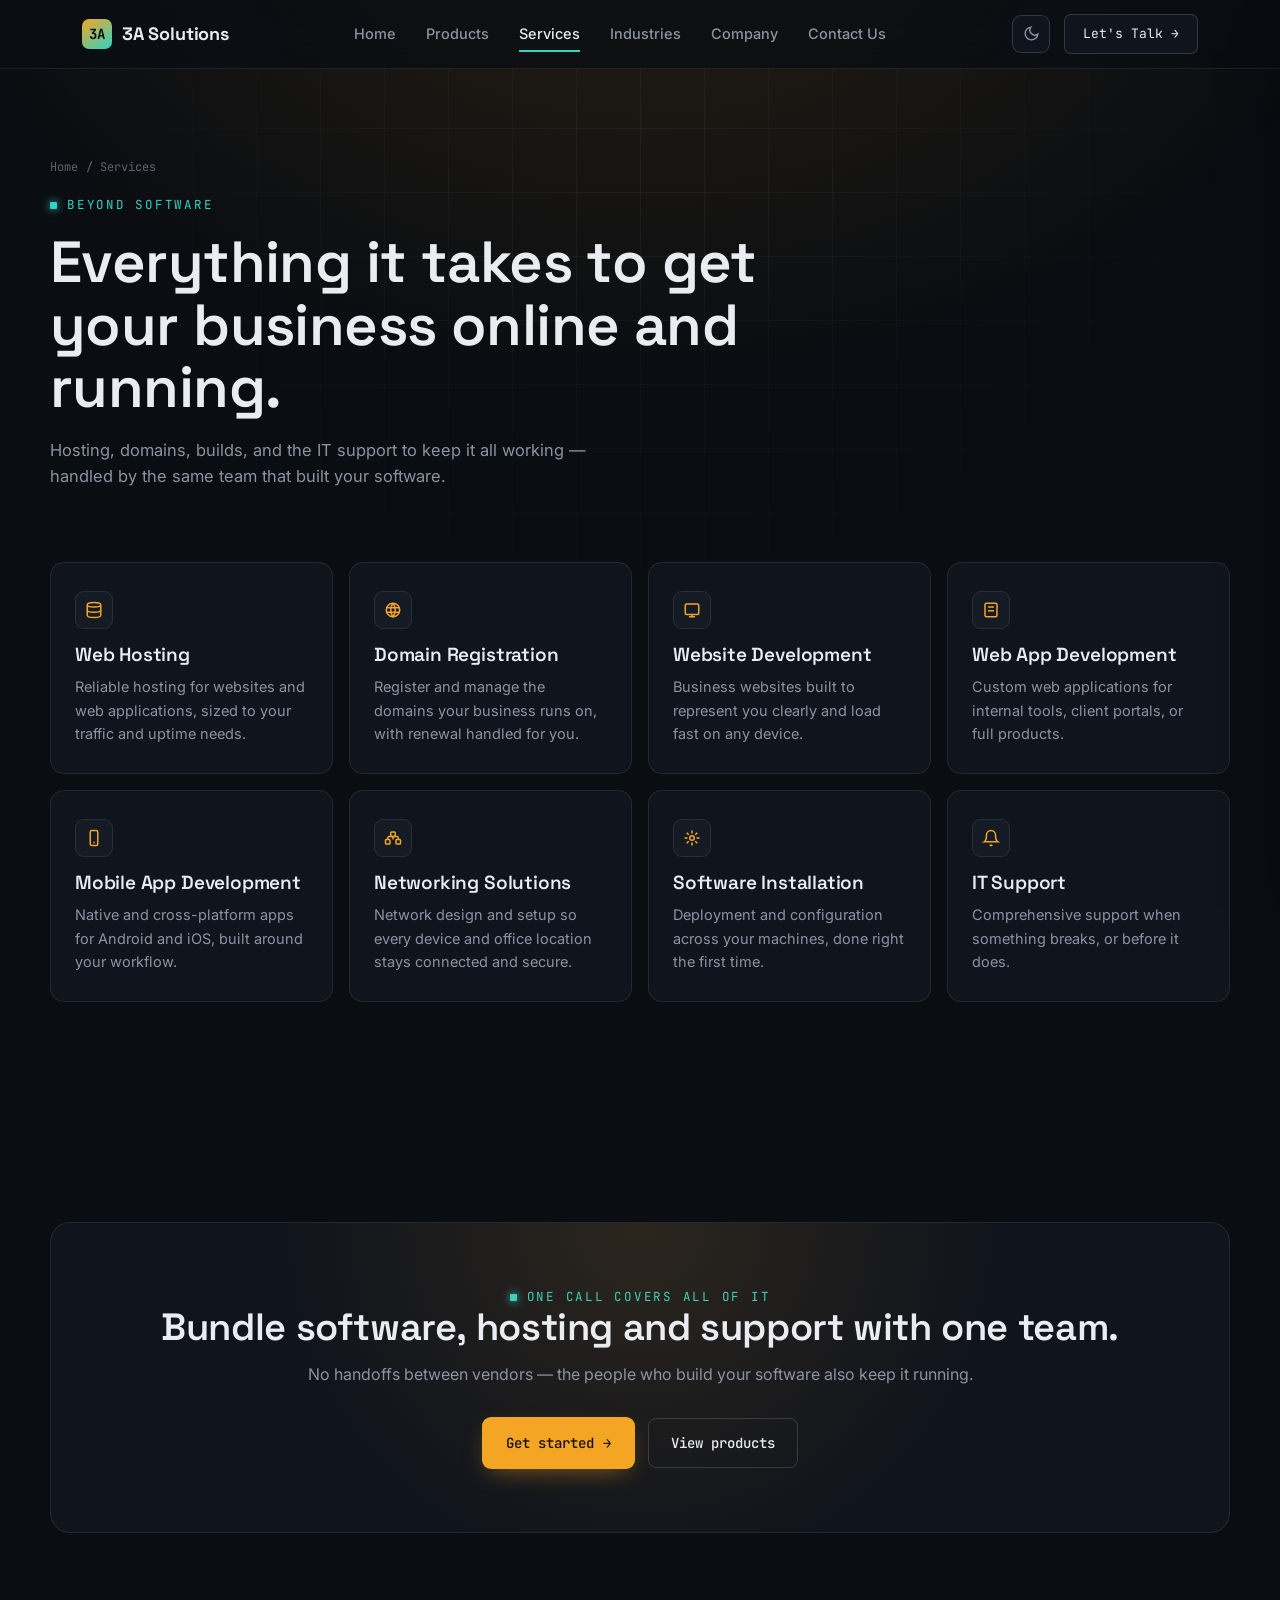
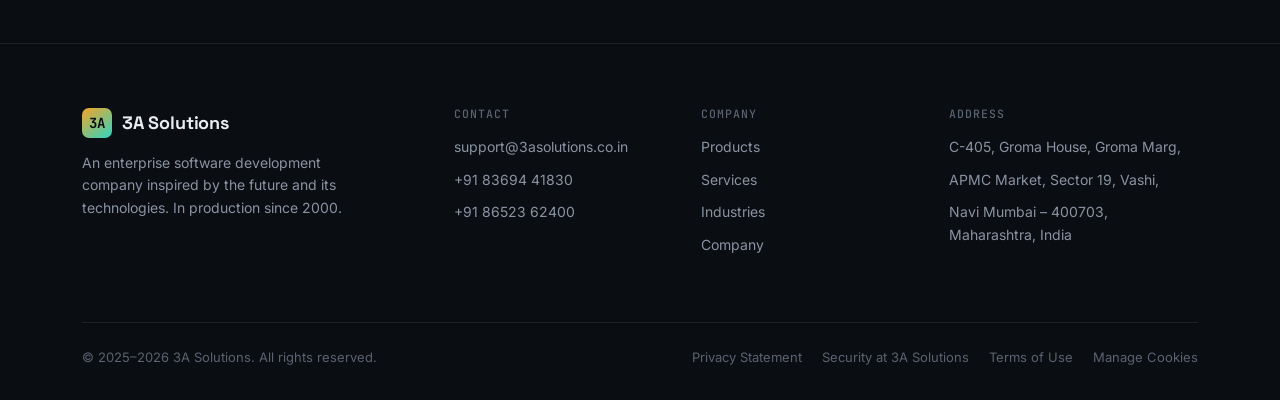
<file: services.html>
<!DOCTYPE html>
<html lang="en" data-theme="dark">
<head>
<meta charset="UTF-8">
<meta name="viewport" content="width=device-width, initial-scale=1.0">
<title>Services — 3A Solutions</title>
<meta name="description" content="Web hosting, domain registration, website &amp; web app development, mobile apps, networking, and IT support from 3A Solutions.">
<link rel="stylesheet" href="style.css">
</head>
<body>

<div class="grid-field" id="gridField"></div>
<div class="noise-vignette"></div>

<header>
  <nav class="wrap">
    <a href="index.html" class="logo"><span class="mark">3A</span>3A Solutions</a>
    <div class="nav-links">
      <a href="index.html">Home</a>
      <a href="products.html">Products</a>
      <a href="services.html" class="active">Services</a>
      <a href="industries.html">Industries</a>
      <a href="company.html">Company</a>
      <a href="contact.html">Contact Us</a>
    </div>
    <div class="nav-right">
      <button class="theme-toggle" id="themeToggle" aria-label="Toggle dark / light mode">
        <svg class="sun" viewBox="0 0 24 24" fill="none" stroke="currentColor" stroke-width="2"><circle cx="12" cy="12" r="4"/><path d="M12 2v2M12 20v2M4.9 4.9l1.4 1.4M17.7 17.7l1.4 1.4M2 12h2M20 12h2M4.9 19.1l1.4-1.4M17.7 6.3l1.4-1.4"/></svg>
        <svg class="moon" viewBox="0 0 24 24" fill="none" stroke="currentColor" stroke-width="2"><path d="M21 12.8A9 9 0 1 1 11.2 3 7 7 0 0 0 21 12.8Z"/></svg>
      </button>
      <a href="contact.html" class="nav-cta">Let's Talk →</a>
      <button class="nav-toggle" id="navToggle" aria-label="Open menu"><span></span></button>
    </div>
  </nav>
</header>

<div class="scrim" id="scrim"></div>
<div class="mobile-panel" id="mobilePanel">
  <a href="index.html">Home</a>
  <a href="products.html">Products</a>
  <a href="services.html">Services</a>
  <a href="industries.html">Industries</a>
  <a href="company.html">Company</a>
  <a href="contact.html">Contact Us</a>
  <a href="contact.html" class="btn btn-primary">Let's Talk →</a>
</div>

<main>

  <section class="page-hero wrap">
    <div class="breadcrumb"><a href="index.html">Home</a> / Services</div>
    <span class="eyebrow">Beyond software</span>
    <h1>Everything it takes to get your business online and running.</h1>
    <p>Hosting, domains, builds, and the IT support to keep it all working — handled by the same team that built your software.</p>
  </section>

  <section class="section wrap" style="padding-top:0;">
    <div class="services-grid">
      <div class="card reveal">
        <div class="icon"><svg width="18" height="18" viewBox="0 0 24 24" fill="none" stroke="currentColor" stroke-width="2"><ellipse cx="12" cy="5" rx="9" ry="3"/><path d="M3 5v14c0 1.7 4 3 9 3s9-1.3 9-3V5"/><path d="M3 12c0 1.7 4 3 9 3s9-1.3 9-3"/></svg></div>
        <h3>Web Hosting</h3>
        <p>Reliable hosting for websites and web applications, sized to your traffic and uptime needs.</p>
      </div>
      <div class="card reveal">
        <div class="icon"><svg width="18" height="18" viewBox="0 0 24 24" fill="none" stroke="currentColor" stroke-width="2"><circle cx="12" cy="12" r="9"/><path d="M3 9h18M3 15h18"/><path d="M12 3a15 15 0 0 1 0 18a15 15 0 0 1 0-18"/></svg></div>
        <h3>Domain Registration</h3>
        <p>Register and manage the domains your business runs on, with renewal handled for you.</p>
      </div>
      <div class="card reveal">
        <div class="icon"><svg width="18" height="18" viewBox="0 0 24 24" fill="none" stroke="currentColor" stroke-width="2"><rect x="3" y="4" width="18" height="14" rx="2"/><path d="M8 21h8M12 18v3"/></svg></div>
        <h3>Website Development</h3>
        <p>Business websites built to represent you clearly and load fast on any device.</p>
      </div>
      <div class="card reveal">
        <div class="icon"><svg width="18" height="18" viewBox="0 0 24 24" fill="none" stroke="currentColor" stroke-width="2"><rect x="4" y="3" width="16" height="18" rx="2"/><line x1="8" y1="8" x2="16" y2="8"/><line x1="8" y1="13" x2="16" y2="13"/></svg></div>
        <h3>Web App Development</h3>
        <p>Custom web applications for internal tools, client portals, or full products.</p>
      </div>
      <div class="card reveal">
        <div class="icon"><svg width="18" height="18" viewBox="0 0 24 24" fill="none" stroke="currentColor" stroke-width="2"><rect x="7" y="2" width="10" height="20" rx="2"/><line x1="11" y1="18" x2="13" y2="18"/></svg></div>
        <h3>Mobile App Development</h3>
        <p>Native and cross-platform apps for Android and iOS, built around your workflow.</p>
      </div>
      <div class="card reveal">
        <div class="icon"><svg width="18" height="18" viewBox="0 0 24 24" fill="none" stroke="currentColor" stroke-width="2"><rect x="2" y="14" width="6" height="6" rx="1"/><rect x="16" y="14" width="6" height="6" rx="1"/><rect x="9" y="4" width="6" height="6" rx="1"/><path d="M12 10v4M5 14v-2a2 2 0 0 1 2-2h10a2 2 0 0 1 2 2v2"/></svg></div>
        <h3>Networking Solutions</h3>
        <p>Network design and setup so every device and office location stays connected and secure.</p>
      </div>
      <div class="card reveal">
        <div class="icon"><svg width="18" height="18" viewBox="0 0 24 24" fill="none" stroke="currentColor" stroke-width="2"><path d="M12 2v4M12 18v4M4.9 4.9l2.8 2.8M16.3 16.3l2.8 2.8M2 12h4M18 12h4M4.9 19.1l2.8-2.8M16.3 7.7l2.8-2.8"/><circle cx="12" cy="12" r="3"/></svg></div>
        <h3>Software Installation</h3>
        <p>Deployment and configuration across your machines, done right the first time.</p>
      </div>
      <div class="card reveal">
        <div class="icon"><svg width="18" height="18" viewBox="0 0 24 24" fill="none" stroke="currentColor" stroke-width="2"><path d="M18 8a6 6 0 0 0-12 0c0 7-3 9-3 9h18s-3-2-3-9"/><path d="M13.7 21a2 2 0 0 1-3.4 0"/></svg></div>
        <h3>IT Support</h3>
        <p>Comprehensive support when something breaks, or before it does.</p>
      </div>
    </div>
  </section>

  <section class="section wrap">
    <div class="cta-band reveal">
      <span class="eyebrow" style="justify-content:center;">One call covers all of it</span>
      <h2>Bundle software, hosting and support with one team.</h2>
      <p>No handoffs between vendors — the people who build your software also keep it running.</p>
      <div class="btn-row">
        <a href="contact.html" class="btn btn-primary">Get started <span class="arrow">→</span></a>
        <a href="products.html" class="btn btn-ghost">View products</a>
      </div>
    </div>
  </section>

</main>

<footer>
  <div class="wrap">
    <div class="footer-grid">
      <div class="footer-brand">
        <a href="index.html" class="logo"><span class="mark">3A</span>3A Solutions</a>
        <p>An enterprise software development company inspired by the future and its technologies. In production since 2000.</p>
      </div>
      <div class="footer-col">
        <h4>Contact</h4>
        <a href="mailto:support@3asolutions.co.in">support@3asolutions.co.in</a>
        <a href="tel:+918369441830">+91 83694 41830</a>
        <a href="tel:+918652362400">+91 86523 62400</a>
      </div>
      <div class="footer-col">
        <h4>Company</h4>
        <a href="products.html">Products</a>
        <a href="services.html">Services</a>
        <a href="industries.html">Industries</a>
        <a href="company.html">Company</a>
      </div>
      <div class="footer-col">
        <h4>Address</h4>
        <span class="line">C-405, Groma House, Groma Marg,</span>
        <span class="line">APMC Market, Sector 19, Vashi,</span>
        <span class="line">Navi Mumbai – 400703, Maharashtra, India</span>
      </div>
    </div>
    <div class="footer-bottom">
      <span>© 2025–2026 3A Solutions. All rights reserved.</span>
      <div class="links">
        <a href="#">Privacy Statement</a>
        <a href="#">Security at 3A Solutions</a>
        <a href="#">Terms of Use</a>
        <a href="#">Manage Cookies</a>
      </div>
    </div>
  </div>
</footer>

<script src="main.js"></script>
</body>
</html>
</file>
<file: style.css>
/* =========================================================
   3A Solutions — shared stylesheet
   Theme: dark (default) + light, toggled via [data-theme] on <html>
   ========================================================= */

@import url('https://fonts.googleapis.com/css2?family=Space+Grotesk:wght@400;500;600;700&family=Inter:wght@400;500;600;700&family=JetBrains+Mono:wght@400;500;600&display=swap');

:root{
  --font-display:'Space Grotesk', sans-serif;
  --font-body:'Inter', sans-serif;
  --font-mono:'JetBrains Mono', monospace;
  --maxw:1180px;

  /* dark theme (default) */
  --bg:#0a0d12;
  --bg-elev:#10141c;
  --bg-elev-2:#151b25;
  --line:rgba(233,236,241,0.09);
  --line-strong:rgba(233,236,241,0.16);
  --text:#e9ecf1;
  --text-dim:#8b93a3;
  --text-dimmer:#5b6270;
  --accent:#f5a524;
  --accent-dim:#c98418;
  --accent-2:#2fd4c4;
  --good:#34d399;
  --shadow:0 30px 60px -20px rgba(0,0,0,0.6);
  --grid-opacity:0.6;
  --hero-glow:0.12;
}

html[data-theme="light"]{
  --bg:#f5f6f8;
  --bg-elev:#ffffff;
  --bg-elev-2:#eef0f3;
  --line:rgba(10,13,18,0.09);
  --line-strong:rgba(10,13,18,0.15);
  --text:#0f1319;
  --text-dim:#4c5566;
  --text-dimmer:#828b9b;
  --accent:#c17a0f;
  --accent-dim:#a3660b;
  --accent-2:#11968a;
  --good:#0f9d6e;
  --shadow:0 30px 60px -20px rgba(20,25,35,0.14);
  --grid-opacity:0.45;
  --hero-glow:0.07;
}

*{margin:0;padding:0;box-sizing:border-box;}
html{scroll-behavior:smooth;}
body{
  background:var(--bg);
  color:var(--text);
  font-family:var(--font-body);
  line-height:1.6;
  overflow-x:hidden;
  -webkit-font-smoothing:antialiased;
  transition:background .35s ease, color .35s ease;
}
@media (prefers-reduced-motion: reduce){
  *{animation-duration:0.01ms !important; animation-iteration-count:1 !important; transition-duration:0.01ms !important; scroll-behavior:auto !important;}
}
::selection{background:var(--accent); color:#0a0d12;}
a{color:inherit; text-decoration:none;}
img{max-width:100%; display:block;}
ul{list-style:none;}
button{font-family:inherit; cursor:pointer;}

.wrap{max-width:var(--maxw); margin:0 auto; padding:0 32px;}
@media (max-width:640px){ .wrap{padding:0 20px;} }

:focus-visible{ outline:2px solid var(--accent-2); outline-offset:3px; border-radius:4px; }

.eyebrow{
  font-family:var(--font-mono);
  font-size:12.5px;
  letter-spacing:.14em;
  text-transform:uppercase;
  color:var(--accent-2);
  display:flex;
  align-items:center;
  gap:10px;
}
.eyebrow::before{
  content:"";
  width:7px; height:7px;
  background:var(--accent-2);
  border-radius:1px;
  box-shadow:0 0 8px var(--accent-2);
  flex:none;
}

h1,h2,h3,h4{
  font-family:var(--font-display);
  font-weight:600;
  letter-spacing:-0.01em;
  line-height:1.08;
}

/* ---------- animated background grid ---------- */
.grid-field{
  position:fixed; inset:0; z-index:0; pointer-events:none;
  background-image:
    linear-gradient(var(--line) 1px, transparent 1px),
    linear-gradient(90deg, var(--line) 1px, transparent 1px);
  background-size:64px 64px;
  -webkit-mask-image:radial-gradient(ellipse 900px 700px at var(--mx,50%) var(--my,20%), black 0%, transparent 70%);
  mask-image:radial-gradient(ellipse 900px 700px at var(--mx,50%) var(--my,20%), black 0%, transparent 70%);
  opacity:var(--grid-opacity);
  transition:opacity .35s ease;
}
.noise-vignette{
  position:fixed; inset:0; z-index:0; pointer-events:none;
  background:radial-gradient(ellipse 1200px 800px at 50% -10%, rgba(245,165,36,var(--hero-glow)), transparent 60%);
  transition:background .35s ease;
}

/* ---------- nav ---------- */
header{
  position:fixed; top:0; left:0; right:0; z-index:100;
  background:color-mix(in srgb, var(--bg) 78%, transparent);
  backdrop-filter:blur(14px) saturate(140%);
  border-bottom:1px solid var(--line);
  transition:background .35s ease, border-color .35s ease;
}
nav{
  max-width:var(--maxw); margin:0 auto; padding:0 32px;
  height:68px; display:flex; align-items:center; justify-content:space-between;
  gap:20px;
}
.logo{
  display:flex; align-items:center; gap:10px;
  font-family:var(--font-display); font-weight:700; font-size:18px; letter-spacing:-0.01em;
  flex:none;
}
.logo .mark{
  width:30px;height:30px; border-radius:7px;
  background:linear-gradient(145deg, var(--accent), var(--accent-2));
  display:flex; align-items:center; justify-content:center;
  color:#0a0d12; font-weight:700; font-size:14px; font-family:var(--font-mono);
  flex:none;
}
.nav-links{display:flex; gap:30px; align-items:center;}
.nav-links a{
  font-size:14.5px; color:var(--text-dim); font-weight:500;
  transition:color .2s ease; position:relative; padding:4px 0;
}
.nav-links a::after{
  content:""; position:absolute; left:0; right:100%; bottom:-2px; height:2px;
  background:var(--accent-2); transition:right .25s ease;
}
.nav-links a:hover{color:var(--text);}
.nav-links a:hover::after, .nav-links a.active::after{ right:0; }
.nav-links a.active{ color:var(--text); }

.nav-right{ display:flex; align-items:center; gap:14px; }

.theme-toggle{
  width:38px; height:38px; border-radius:9px;
  border:1px solid var(--line-strong); background:var(--bg-elev);
  display:flex; align-items:center; justify-content:center;
  color:var(--text-dim); transition:all .25s ease; flex:none; position:relative;
}
.theme-toggle:hover{ color:var(--accent); border-color:var(--accent); }
.theme-toggle svg{ width:17px; height:17px; transition:transform .4s cubic-bezier(.6,-0.2,.3,1.3), opacity .25s ease; position:absolute; }
.theme-toggle .sun{ opacity:0; transform:rotate(-90deg) scale(.5); }
.theme-toggle .moon{ opacity:1; transform:rotate(0) scale(1); }
html[data-theme="light"] .theme-toggle .sun{ opacity:1; transform:rotate(0) scale(1); }
html[data-theme="light"] .theme-toggle .moon{ opacity:0; transform:rotate(90deg) scale(.5); }

.nav-cta{
  font-family:var(--font-mono); font-size:13px;
  padding:9px 18px; border-radius:7px;
  border:1px solid var(--line-strong);
  background:var(--bg-elev);
  transition:all .2s ease;
  white-space:nowrap;
}
.nav-cta:hover{ border-color:var(--accent); color:var(--accent); box-shadow:0 0 0 1px var(--accent) inset;}

.nav-toggle{
  display:none; width:38px; height:38px; border-radius:9px;
  border:1px solid var(--line-strong); background:var(--bg-elev);
  align-items:center; justify-content:center; flex:none; position:relative; z-index:110;
}
.nav-toggle span, .nav-toggle span::before, .nav-toggle span::after{
  content:""; display:block; width:16px; height:2px; background:var(--text);
  position:relative; transition:transform .3s ease, opacity .3s ease;
}
.nav-toggle span::before{ position:absolute; top:-6px; }
.nav-toggle span::after{ position:absolute; top:6px; }
.nav-toggle.open span{ background:transparent; }
.nav-toggle.open span::before{ top:0; transform:rotate(45deg); }
.nav-toggle.open span::after{ top:0; transform:rotate(-45deg); }

.mobile-panel{
  position:fixed; inset:0 0 0 auto; width:min(320px,84vw); z-index:105;
  background:var(--bg-elev); border-left:1px solid var(--line);
  padding:100px 28px 40px; display:flex; flex-direction:column; gap:6px;
  transform:translateX(100%); transition:transform .4s cubic-bezier(.7,0,.2,1);
  box-shadow:var(--shadow);
}
.mobile-panel.open{ transform:translateX(0); }
.mobile-panel a{
  font-family:var(--font-display); font-size:20px; font-weight:600;
  padding:14px 0; border-bottom:1px solid var(--line); color:var(--text);
}
.mobile-panel .nav-cta{ margin-top:20px; text-align:center; }
.scrim{
  position:fixed; inset:0; z-index:104; background:rgba(0,0,0,0.5);
  opacity:0; pointer-events:none; transition:opacity .35s ease;
}
.scrim.open{ opacity:1; pointer-events:auto; }

@media (max-width:900px){
  .nav-links{display:none;}
  .nav-toggle{display:flex;}
}

/* ---------- buttons ---------- */
.btn{
  display:inline-flex; align-items:center; gap:9px;
  font-family:var(--font-mono); font-size:14px; font-weight:500;
  padding:13px 22px; border-radius:8px;
  cursor:pointer; transition:all .22s ease; border:1px solid transparent;
}
.btn-primary{
  background:var(--accent); color:#12100a;
  box-shadow:0 0 0 1px var(--accent), 0 8px 24px -8px rgba(245,165,36,0.55);
}
.btn-primary:hover{ transform:translateY(-2px); box-shadow:0 0 0 1px var(--accent), 0 14px 30px -8px rgba(245,165,36,0.7);}
.btn-ghost{ border-color:var(--line-strong); color:var(--text); }
.btn-ghost:hover{ border-color:var(--accent-2); color:var(--accent-2); }
.btn:hover .arrow{transform:translateX(3px);}
.arrow{transition:transform .2s ease;}

/* ---------- page hero (inner pages) ---------- */
.page-hero{
  position:relative; z-index:1; padding:158px 0 72px;
}
.page-hero h1{ font-size:clamp(32px,5.4vw,58px); margin-top:16px; max-width:760px; }
.page-hero p{ color:var(--text-dim); margin-top:18px; max-width:600px; font-size:16.5px; }
.breadcrumb{
  font-family:var(--font-mono); font-size:12px; color:var(--text-dimmer);
  display:flex; gap:8px; align-items:center; margin-bottom:18px;
}
.breadcrumb a:hover{ color:var(--accent-2); }

/* ---------- stat row ---------- */
.stats{
  display:grid; grid-template-columns:repeat(4,1fr);
  gap:1px; background:var(--line);
  border:1px solid var(--line);
  border-radius:12px; overflow:hidden;
  max-width:920px; margin:64px auto 0;
}
.stat{ background:var(--bg-elev); padding:26px 18px; text-align:center; }
.stat .num{ font-family:var(--font-display); font-size:clamp(24px,3.4vw,36px); font-weight:700; color:var(--text); }
.stat .num .suffix{color:var(--accent);}
.stat .label{
  font-family:var(--font-mono); font-size:11px; letter-spacing:.06em;
  color:var(--text-dimmer); margin-top:6px; text-transform:uppercase;
}
@media (max-width:700px){ .stats{grid-template-columns:repeat(2,1fr);} }

/* ---------- marquee ---------- */
.marquee-section{
  position:relative; z-index:1;
  padding:30px 0; border-top:1px solid var(--line); border-bottom:1px solid var(--line);
  background:var(--bg-elev); overflow:hidden;
}
.marquee-label{
  font-family:var(--font-mono); font-size:11.5px; color:var(--text-dimmer);
  text-transform:uppercase; letter-spacing:.1em; text-align:center; margin-bottom:18px;
}
.marquee-track{ display:flex; width:max-content; animation:scroll-left 34s linear infinite; }
.marquee-section:hover .marquee-track{ animation-play-state:paused; }
.marquee-item{
  font-family:var(--font-mono); font-size:15px; color:var(--text-dim);
  padding:0 34px; white-space:nowrap; display:flex; align-items:center; gap:34px;
}
.marquee-item::after{ content:"◆"; color:var(--text-dimmer); font-size:9px; margin-left:34px;}
@keyframes scroll-left{ from{transform:translateX(0);} to{transform:translateX(-50%);} }

/* ---------- section shell ---------- */
section{ position:relative; z-index:1; }
.section{ padding:110px 0; }
.section-head{ max-width:640px; margin-bottom:52px; }
.section-head h2{ font-size:clamp(28px,4vw,42px); margin-top:16px; }
.section-head p{ color:var(--text-dim); margin-top:16px; font-size:16px; }
.section-head.center{ margin-left:auto; margin-right:auto; text-align:center; }
@media (max-width:640px){ .section{padding:72px 0;} }

.reveal{ opacity:0; transform:translateY(28px); transition:opacity .7s ease, transform .7s ease; }
.reveal.in{ opacity:1; transform:translateY(0); }
.reveal-left{ opacity:0; transform:translateX(-28px); transition:opacity .7s ease, transform .7s ease; }
.reveal-left.in{ opacity:1; transform:translateX(0); }
.reveal-right{ opacity:0; transform:translateX(28px); transition:opacity .7s ease, transform .7s ease; }
.reveal-right.in{ opacity:1; transform:translateX(0); }

/* ---------- cards ---------- */
.services-grid{ display:grid; grid-template-columns:repeat(4,1fr); gap:16px; }
.services-grid.cols-3{ grid-template-columns:repeat(3,1fr); }
.services-grid.cols-2{ grid-template-columns:repeat(2,1fr); }
@media (max-width:980px){ .services-grid, .services-grid.cols-3{grid-template-columns:repeat(2,1fr);} }
@media (max-width:600px){ .services-grid, .services-grid.cols-3, .services-grid.cols-2{grid-template-columns:1fr;} }

.card{
  background:var(--bg-elev); border:1px solid var(--line); border-radius:14px;
  padding:28px 24px; transition:border-color .25s ease, transform .25s ease, background .25s ease;
  position:relative; overflow:hidden;
}
.card::before{
  content:""; position:absolute; inset:0; opacity:0;
  background:radial-gradient(220px circle at var(--px,50%) var(--py,50%), rgba(245,165,36,0.14), transparent 65%);
  transition:opacity .3s ease; pointer-events:none;
}
.card:hover{ border-color:var(--line-strong); transform:translateY(-4px); background:var(--bg-elev-2); }
.card:hover::before{ opacity:1; }
.card .tag{
  font-family:var(--font-mono); font-size:11px; color:var(--accent-2);
  text-transform:uppercase; letter-spacing:.08em;
}
.card h3{ font-size:19px; margin-top:14px; margin-bottom:10px; font-weight:600;}
.card p{ color:var(--text-dim); font-size:14.5px; }
.card .icon{
  width:38px; height:38px; border-radius:9px;
  background:var(--bg-elev-2); border:1px solid var(--line);
  display:flex; align-items:center; justify-content:center;
  margin-bottom:16px; color:var(--accent);
}
.card a.card-link{
  display:inline-flex; align-items:center; gap:6px; margin-top:14px;
  font-family:var(--font-mono); font-size:12.5px; color:var(--accent-2);
}
.card a.card-link .arrow{ font-size:13px; }

/* ---------- directory listing ---------- */
.dir-panel{ background:var(--bg-elev); border:1px solid var(--line); border-radius:14px; overflow:hidden; }
.dir-header{
  display:flex; align-items:center; gap:8px; padding:14px 20px; border-bottom:1px solid var(--line);
  font-family:var(--font-mono); font-size:12.5px; color:var(--text-dimmer);
}
.dir-header .dot{ width:9px; height:9px; border-radius:50%; }
.dir-header .dot:nth-child(1){background:#ff5f57;}
.dir-header .dot:nth-child(2){background:#febc2e;}
.dir-header .dot:nth-child(3){background:#28c840;}
.dir-header span.path{ margin-left:10px; }
.dir-list{ padding:6px 0; }
.dir-row{
  display:flex; align-items:center; gap:16px; padding:15px 24px;
  font-family:var(--font-mono); font-size:14px; border-bottom:1px solid var(--line);
  transition:background .2s ease, padding-left .2s ease;
}
.dir-row:last-child{ border-bottom:none; }
.dir-row:hover{ background:var(--bg-elev-2); padding-left:32px; }
.dir-row .idx{ color:var(--text-dimmer); width:26px; flex:none; }
.dir-row .name{ color:var(--text); font-weight:500; flex:1; }
.dir-row .desc{ color:var(--text-dim); font-family:var(--font-body); font-size:13.5px; flex:2; }
.dir-row .status{ color:var(--good); font-size:11.5px; text-transform:uppercase; letter-spacing:.06em; flex:none; }
@media (max-width:760px){
  .dir-row{ flex-wrap:wrap; }
  .dir-row .desc{ flex-basis:100%; order:3; margin-top:4px;}
}

/* ---------- terminal ---------- */
.terminal{
  background:var(--bg-elev); border:1px solid var(--line-strong); border-radius:12px;
  box-shadow:var(--shadow); overflow:hidden;
}
.terminal-bar{ display:flex; align-items:center; gap:8px; padding:12px 16px; background:var(--bg-elev-2); border-bottom:1px solid var(--line); }
.terminal-bar .dot{ width:10px; height:10px; border-radius:50%; }
.terminal-bar .dot:nth-child(1){background:#ff5f57;}
.terminal-bar .dot:nth-child(2){background:#febc2e;}
.terminal-bar .dot:nth-child(3){background:#28c840;}
.terminal-bar .title{ margin-left:10px; font-family:var(--font-mono); font-size:12px; color:var(--text-dimmer); }
.terminal-body{ padding:22px 20px; font-family:var(--font-mono); font-size:13.5px; line-height:1.95; min-height:300px; }
.terminal-body .ln{ display:flex; gap:10px; opacity:0; animation:fadeIn .4s ease forwards; }
.terminal-body .prompt{ color:var(--accent-2); flex:none; }
.terminal-body .ok{ color:var(--good); }
.terminal-body .txt{ color:var(--text-dim); }
.terminal-body .txt strong{ color:var(--text); font-weight:500;}
@keyframes fadeIn{ to{opacity:1;} }
.term-cursor{ display:inline-block; width:7px; height:14px; background:var(--accent-2); animation:blink 1s steps(1) infinite; vertical-align:middle; }
@keyframes blink{ 50%{opacity:0;} }

/* ---------- checklist ---------- */
.checklist{ margin-top:28px; display:flex; flex-direction:column; gap:16px; }
.check-item{ display:flex; gap:14px; align-items:flex-start; }
.check-item .ico{
  flex:none; width:22px; height:22px; border-radius:6px;
  background:color-mix(in srgb, var(--accent-2) 14%, transparent);
  border:1px solid color-mix(in srgb, var(--accent-2) 35%, transparent);
  display:flex; align-items:center; justify-content:center; margin-top:2px;
}
.check-item .ico svg{ width:12px; height:12px; }
.check-item p{ color:var(--text-dim); font-size:14.5px; }
.check-item strong{ color:var(--text); font-weight:600; }

/* ---------- two-column split (security, about, etc.) ---------- */
.two-col{ display:grid; grid-template-columns:1fr 1fr; gap:56px; align-items:start; }
@media (max-width:920px){ .two-col{ grid-template-columns:1fr; } }

/* ---------- values ---------- */
.values-grid{ display:grid; grid-template-columns:repeat(4,1fr); gap:16px; }
@media (max-width:920px){ .values-grid{grid-template-columns:repeat(2,1fr);} }
@media (max-width:560px){ .values-grid{grid-template-columns:1fr;} }
.value-card{ padding:26px 4px; border-top:1px solid var(--line-strong); }
.value-card .n{ font-family:var(--font-mono); font-size:12px; color:var(--accent); }
.value-card h3{ font-size:18px; margin:12px 0 8px; }
.value-card p{ color:var(--text-dim); font-size:14px; }

/* ---------- CTA band ---------- */
.cta-band{
  background:var(--bg-elev); border:1px solid var(--line); border-radius:20px;
  padding:64px 48px; text-align:center; position:relative; overflow:hidden;
}
.cta-band::before{
  content:""; position:absolute; inset:0;
  background:radial-gradient(600px circle at 50% 0%, rgba(245,165,36,0.12), transparent 60%);
}
.cta-band h2{ font-size:clamp(26px,4vw,38px); position:relative; }
.cta-band p{ color:var(--text-dim); margin:14px 0 30px; position:relative; }
.cta-band .btn-row{ position:relative; display:flex; gap:14px; justify-content:center; flex-wrap:wrap; }
@media (max-width:640px){ .cta-band{padding:48px 24px;} }

/* ---------- footer ---------- */
footer{ border-top:1px solid var(--line); padding:64px 0 32px; position:relative; z-index:1; }
.footer-grid{ display:grid; grid-template-columns:1.6fr 1fr 1fr 1.2fr; gap:40px; }
@media (max-width:820px){ .footer-grid{grid-template-columns:1fr 1fr;} }
@media (max-width:520px){ .footer-grid{grid-template-columns:1fr;} }
.footer-brand p{ color:var(--text-dim); font-size:14px; margin-top:14px; max-width:280px;}
.footer-col h4{
  font-family:var(--font-mono); font-size:11.5px; text-transform:uppercase;
  letter-spacing:.08em; color:var(--text-dimmer); margin-bottom:16px; font-weight:500;
}
.footer-col a, .footer-col .line{
  display:block; color:var(--text-dim); font-size:14px; margin-bottom:10px; transition:color .2s ease;
}
.footer-col a:hover{ color:var(--accent-2); }
.footer-bottom{
  display:flex; justify-content:space-between; align-items:center;
  margin-top:56px; padding-top:24px; border-top:1px solid var(--line);
  font-size:13px; color:var(--text-dimmer); flex-wrap:wrap; gap:12px;
}
.footer-bottom .links{ display:flex; gap:20px; flex-wrap:wrap; }
.footer-bottom a:hover{ color:var(--text-dim); }

/* ---------- misc: forms ---------- */
.field{ margin-bottom:18px; display:flex; flex-direction:column; gap:8px; }
.field label{ font-family:var(--font-mono); font-size:12px; color:var(--text-dimmer); text-transform:uppercase; letter-spacing:.06em; }
.field input, .field textarea, .field select{
  background:var(--bg-elev); border:1px solid var(--line-strong); border-radius:8px;
  padding:13px 14px; color:var(--text); font-family:var(--font-body); font-size:14.5px;
  transition:border-color .2s ease, box-shadow .2s ease;
}
.field input:focus, .field textarea:focus, .field select:focus{
  outline:none; border-color:var(--accent-2); box-shadow:0 0 0 3px color-mix(in srgb, var(--accent-2) 20%, transparent);
}
.field textarea{ resize:vertical; min-height:120px; }

/* scrollbar */
::-webkit-scrollbar{ width:10px; }
::-webkit-scrollbar-track{ background:var(--bg); }
::-webkit-scrollbar-thumb{ background:var(--bg-elev-2); border-radius:6px; border:2px solid var(--bg);}

/* page load fade */
body{ animation:pageIn .5s ease; }
@keyframes pageIn{ from{opacity:0; transform:translateY(6px);} to{opacity:1; transform:translateY(0);} }

/* floating decorative shapes */
.floaters{ position:absolute; inset:0; overflow:hidden; pointer-events:none; z-index:0; }
.floater{
  position:absolute; border-radius:50%; filter:blur(60px); opacity:.35;
  animation:float 16s ease-in-out infinite;
}
@keyframes float{
  0%,100%{ transform:translate(0,0) scale(1); }
  50%{ transform:translate(30px,-30px) scale(1.1); }
}
</file>
